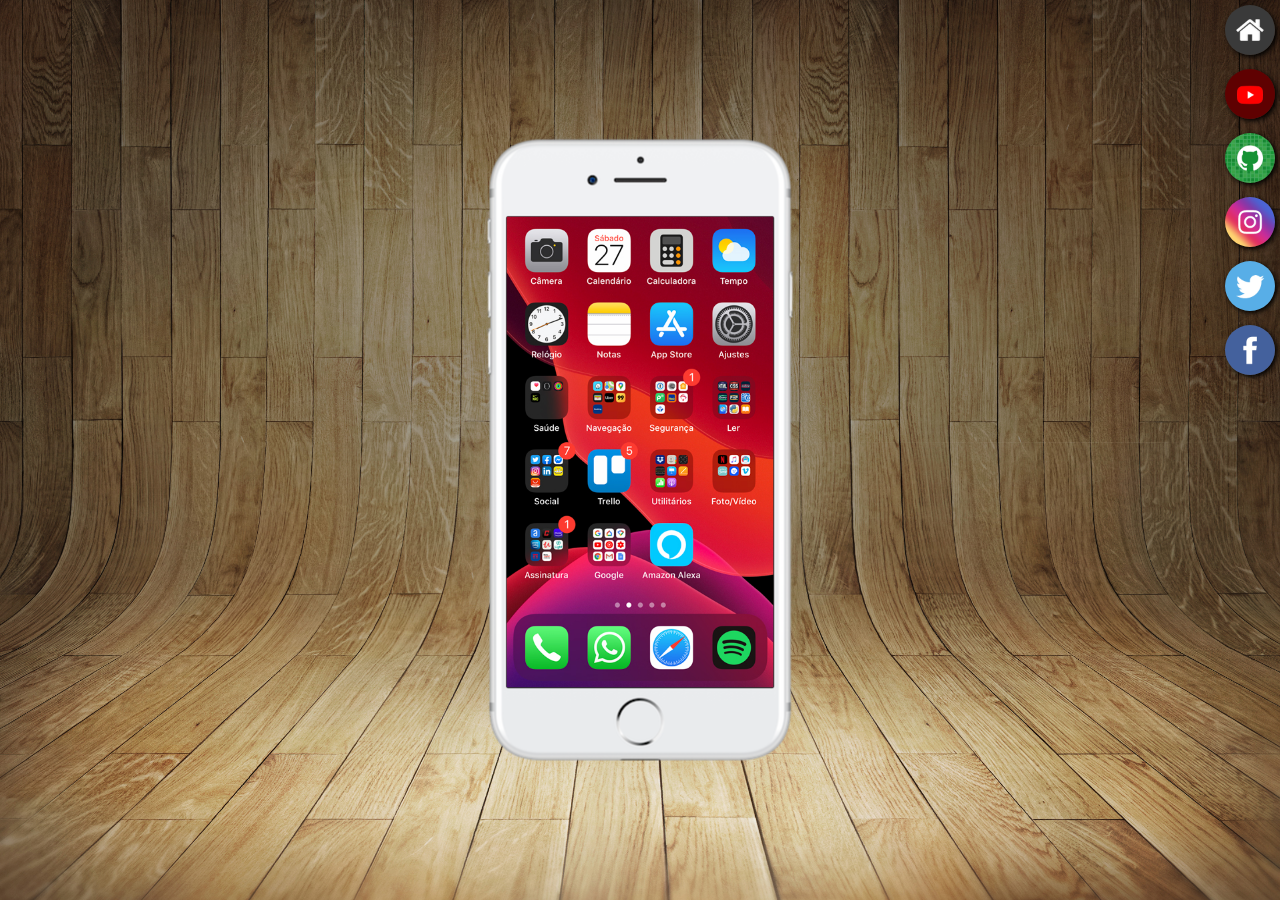
<file: index.html>
<!DOCTYPE html>
<html lang="pt-BR">
  <head>
    <meta charset="UTF-8" />
    <meta name="viewport" content="width=device-width, initial-scale=1.0" />
    <title>Projeto redes sociais</title>
    <link rel="shortcut icon" href="favicon.ico" type="image/x-icon" />
    <link rel="stylesheet" href="estilos/style.css" />
  </head>
  <body>
    <main>
      <section id="telefone">
        <iframe src="home.html" name="tela" id="tela" frameborder="0"
          >Seu navegador nao e compativel com isso.</iframe
        >
      </section>

      <section id="redes-sociais">
        <a href="home.html" target="tela"
          ><img src="imagens/logo-home.jpg" alt="home"
        /></a>
        <br />

        <a href="youtube.html" target="tela"
          ><img src="imagens/logo-youtube.jpg" alt="Youtube"
        /></a>
        
        <br />
        <a href="github.html" target="tela"
          ><img src="imagens/logo-github.jpg" alt="github"
        /></a>
        <br />
        <a href="instagram.html" target="tela"
          ><img src="imagens/logo-instagram.jpg" alt="instagram"
        /></a>
        <br />
        <a href="twiter.html" target="tela"
          ><img src="imagens/logo-twitter.jpg" alt="twiter"
        /></a>
        <br />
        <a href="facebook.html" target="tela"
          ><img src="imagens/logo-facebook.jpg" alt="facebook"
        /></a>
        <br />
      </section>
    </main>
  </body>
</html>
</file>
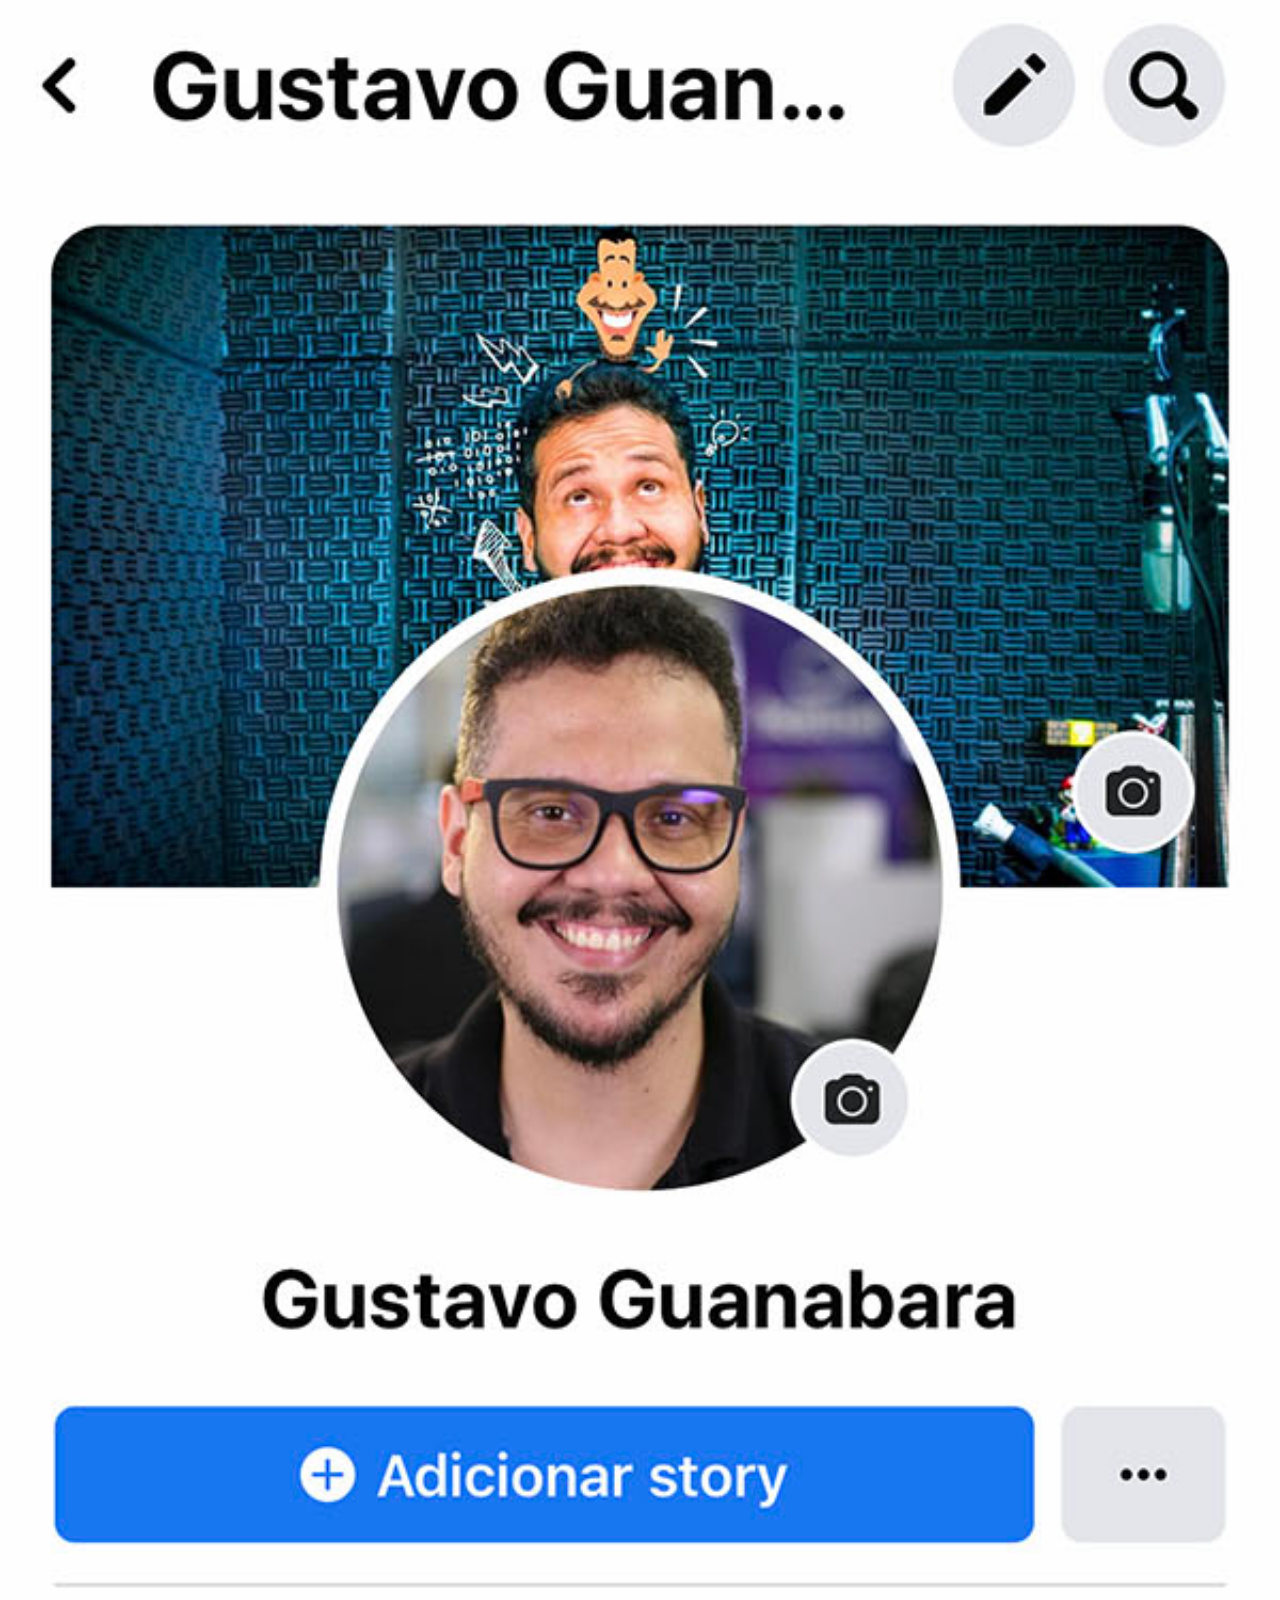
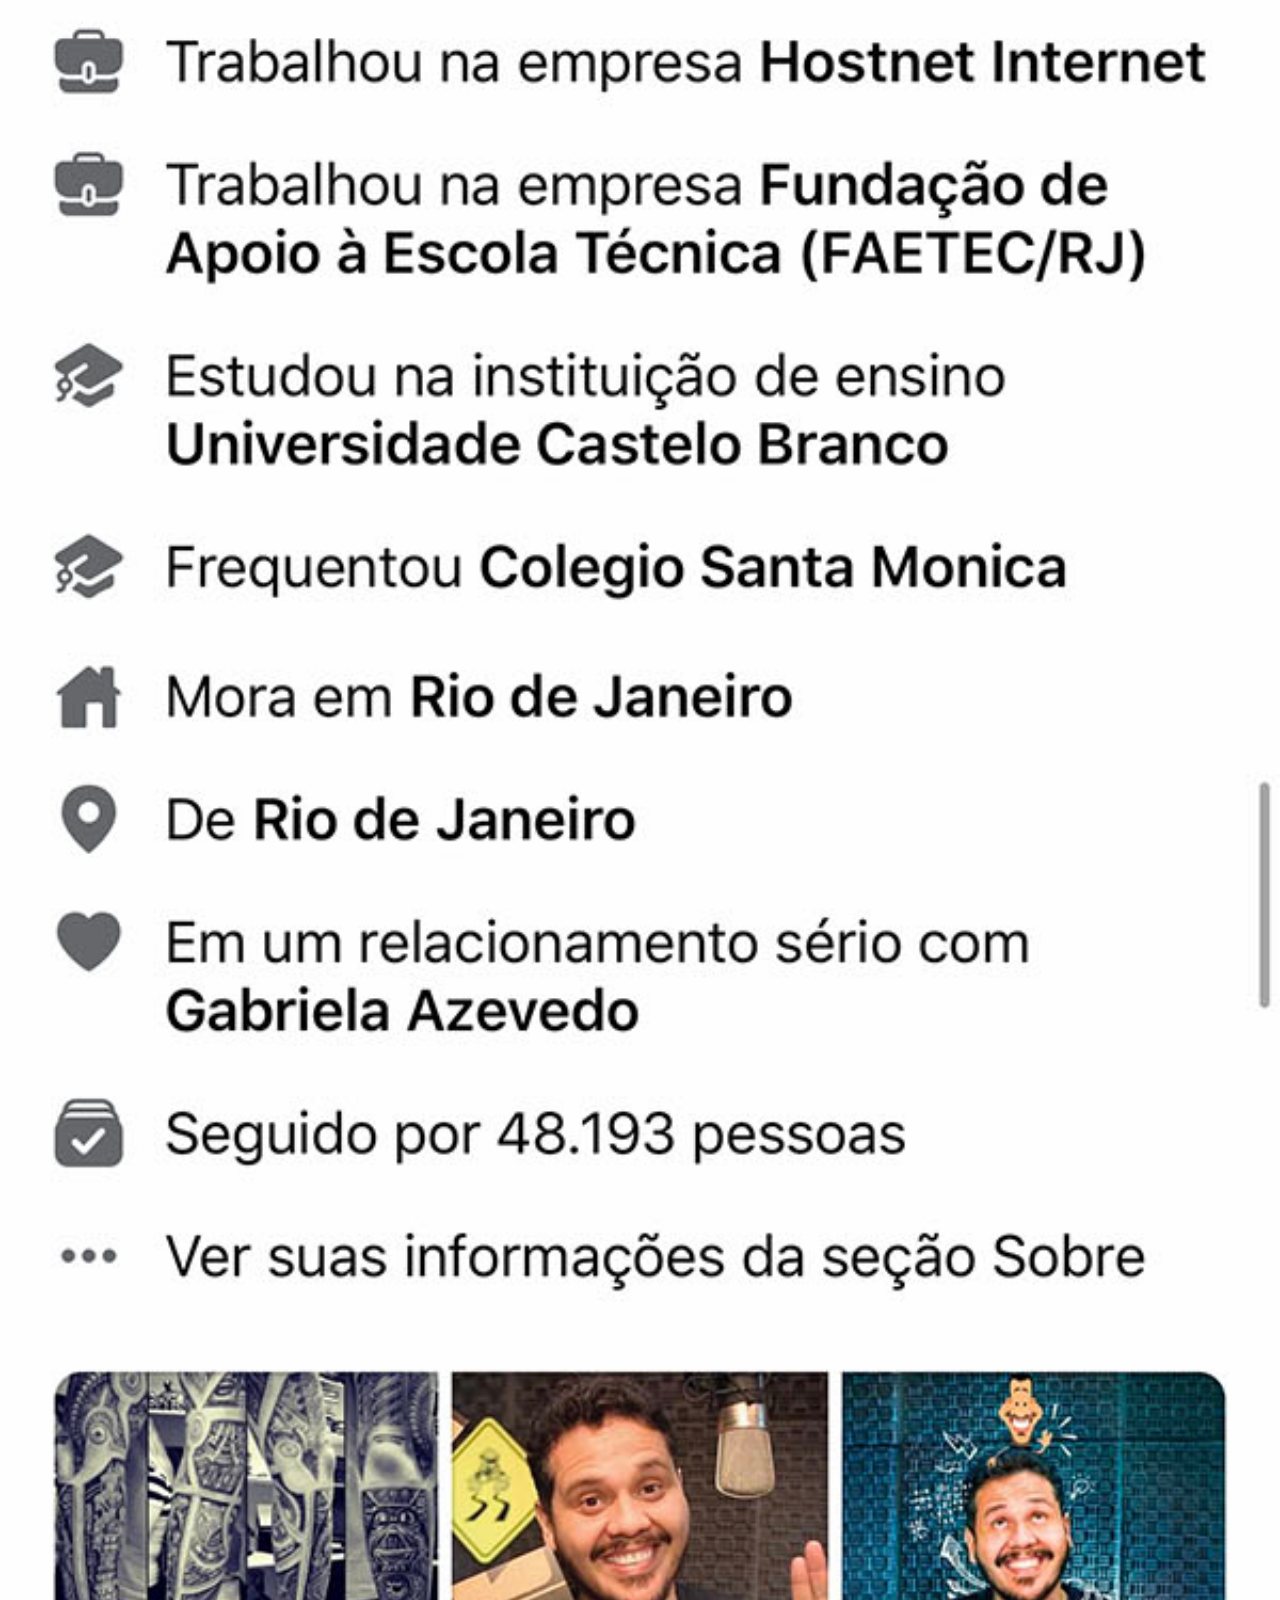
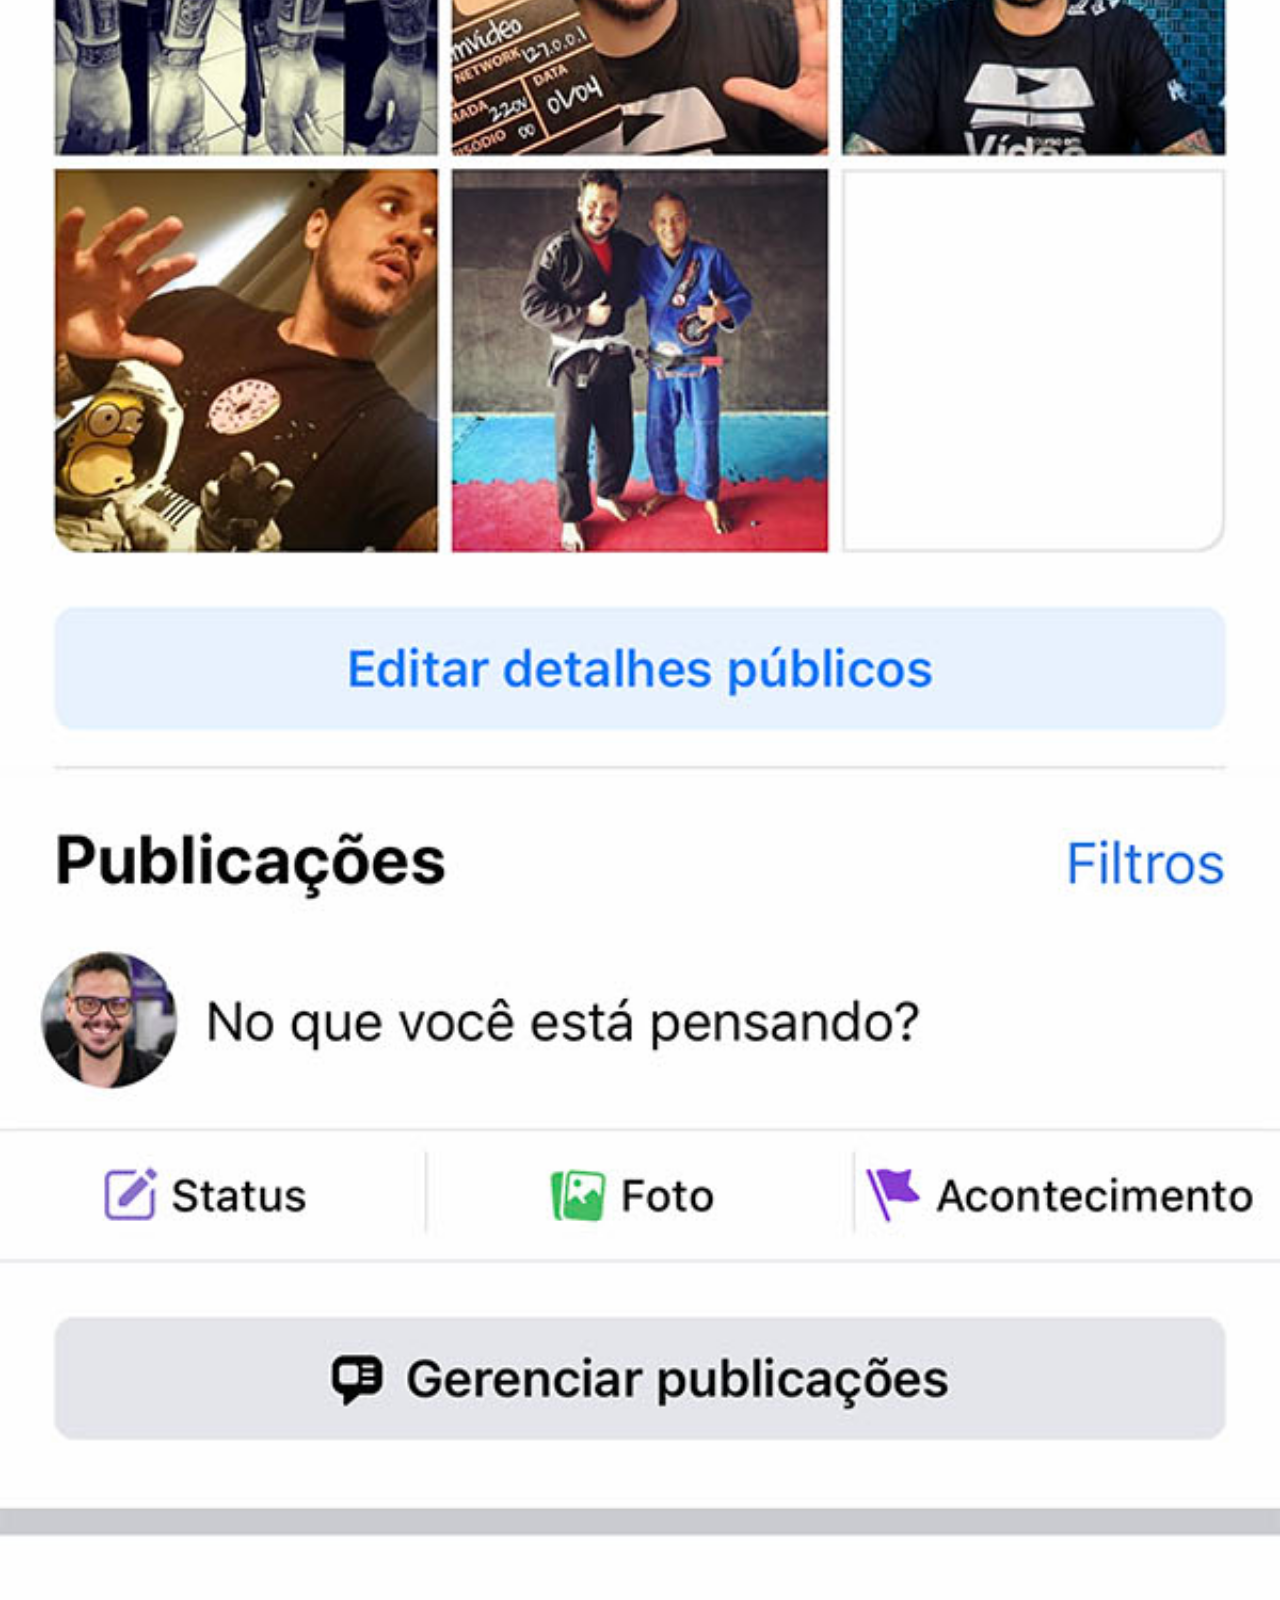
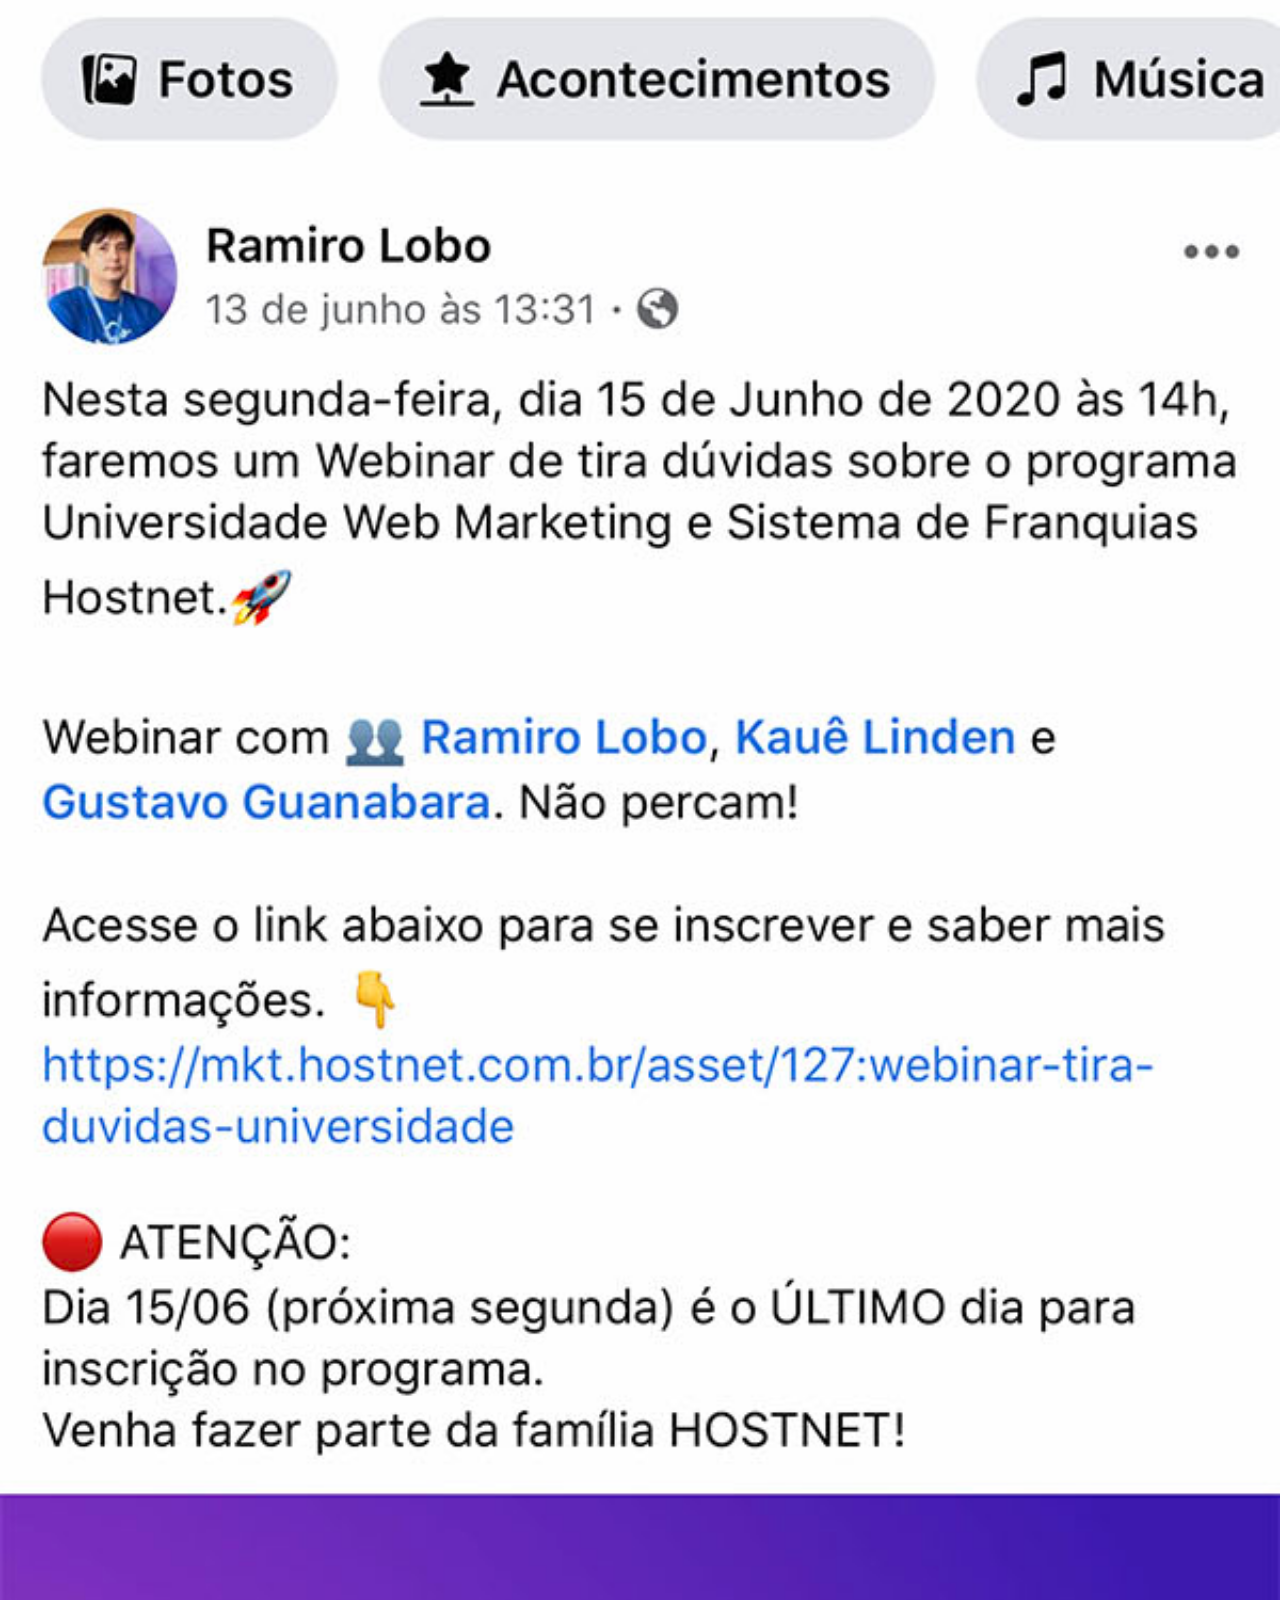
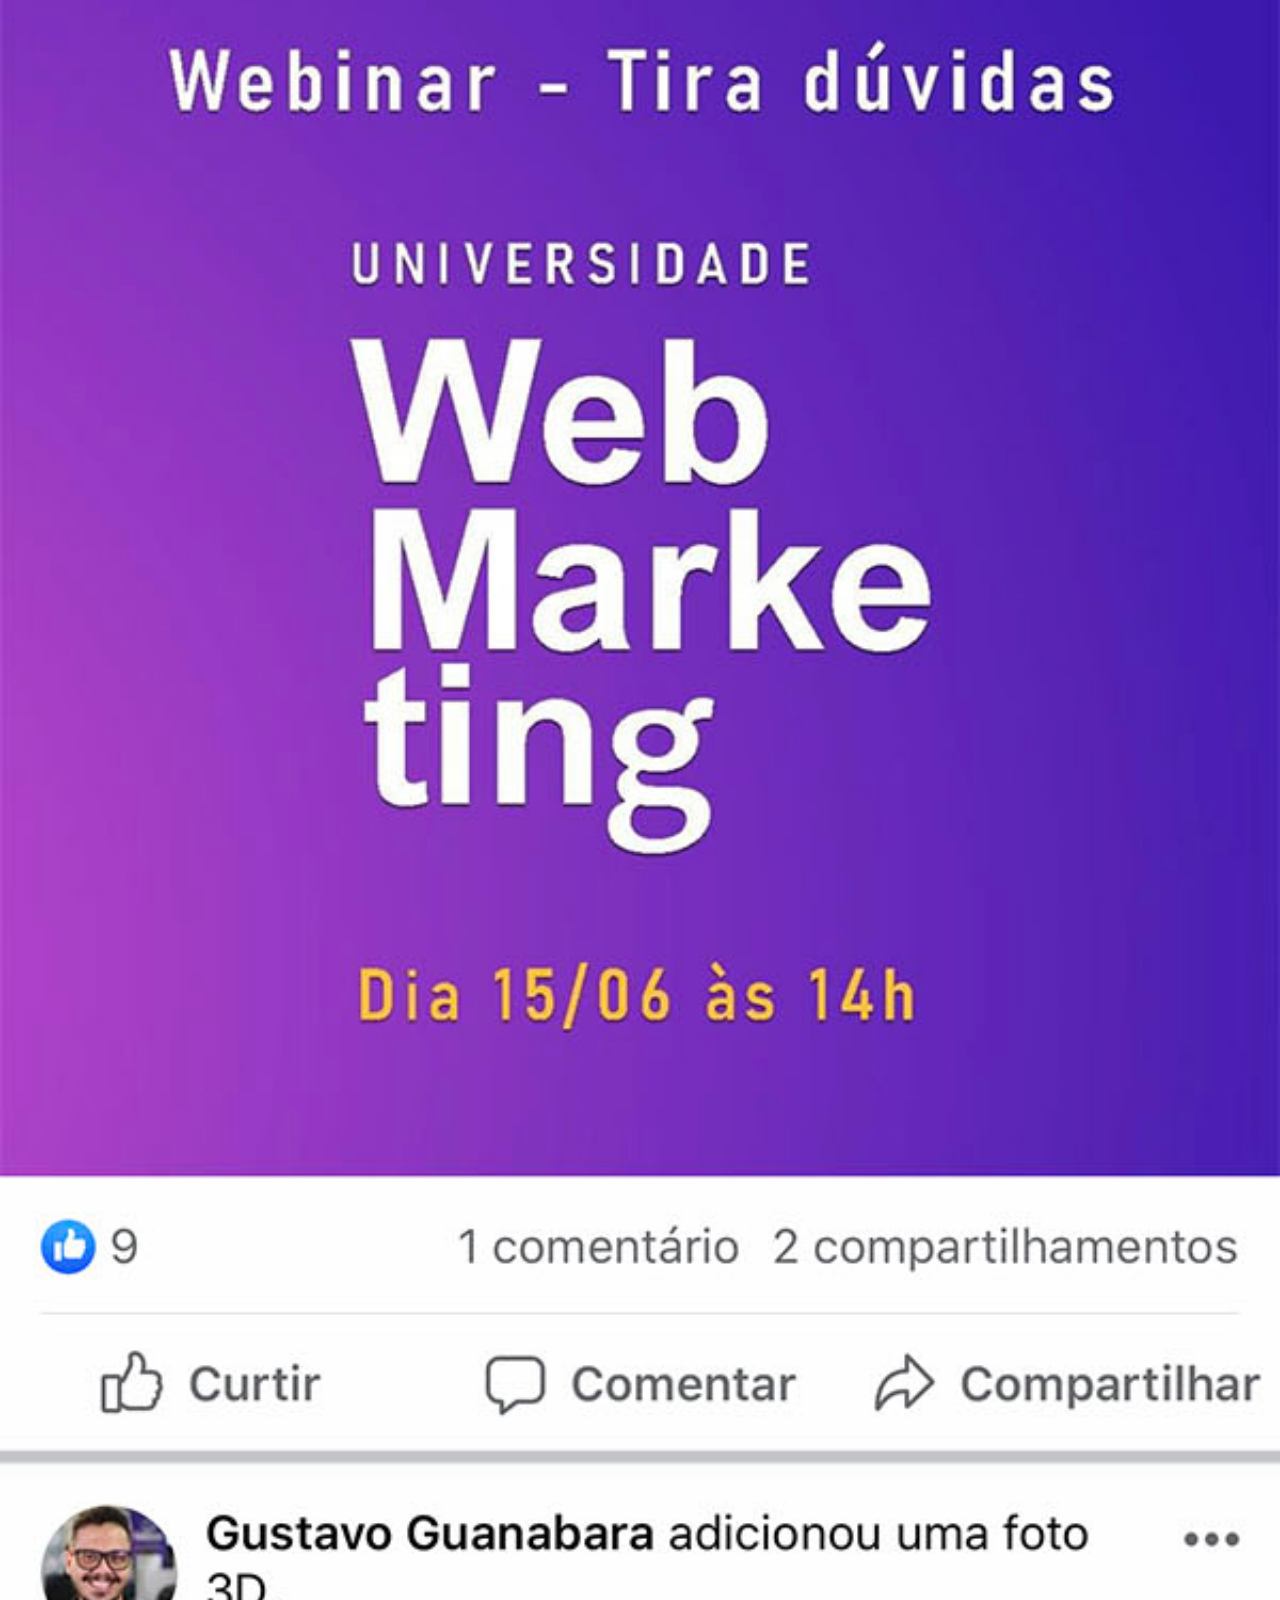
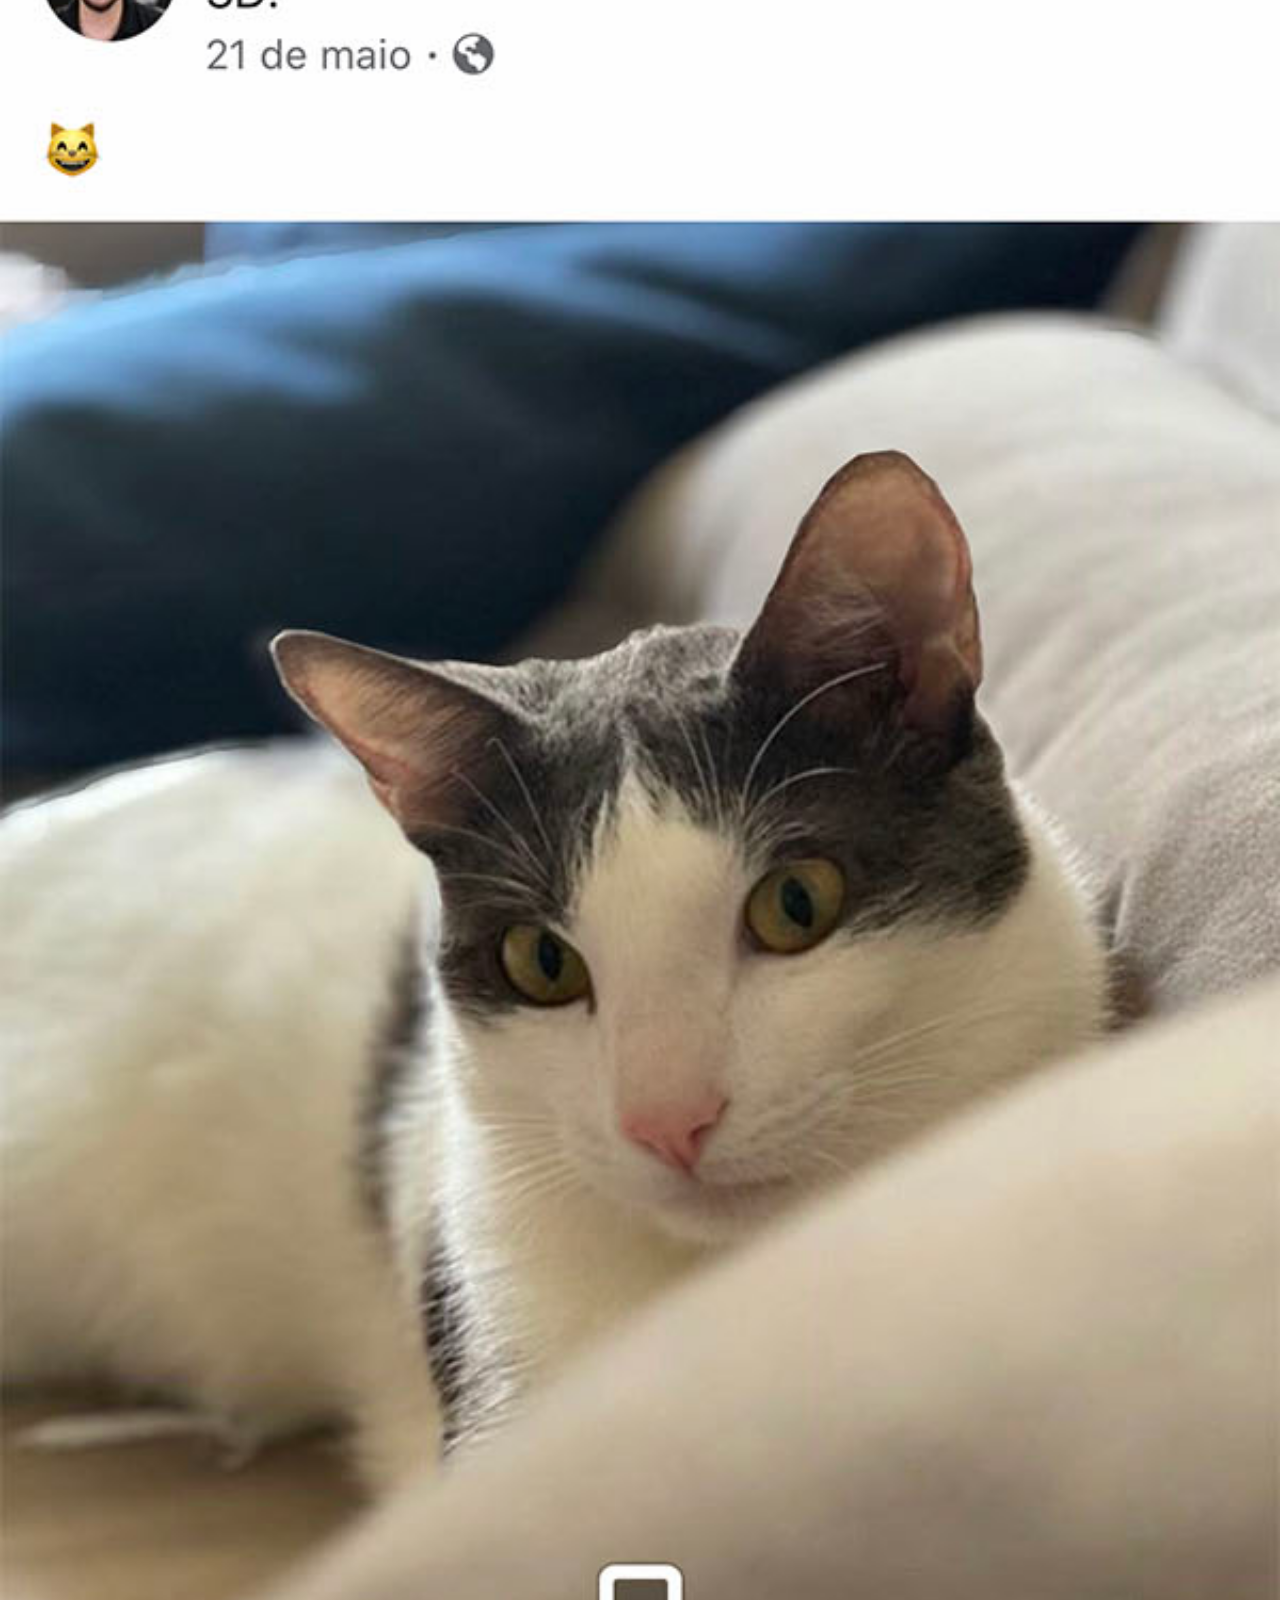
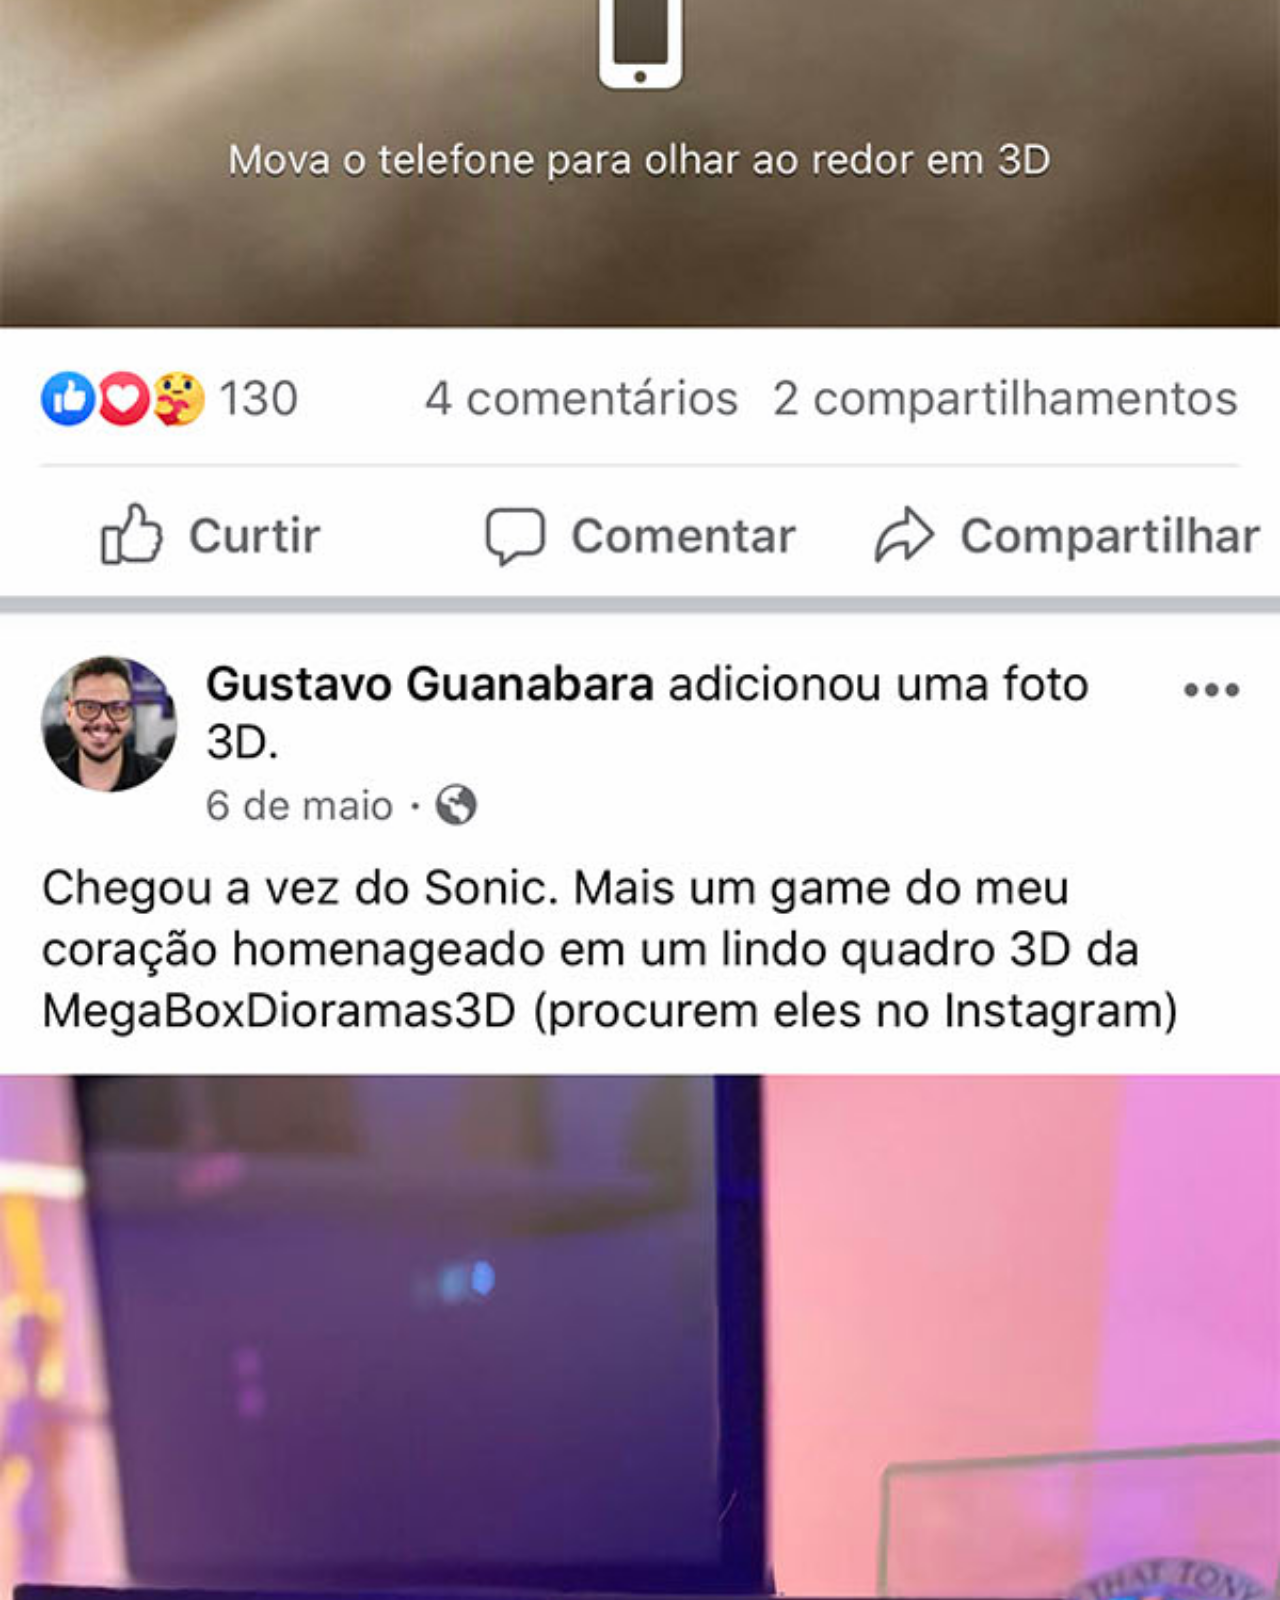
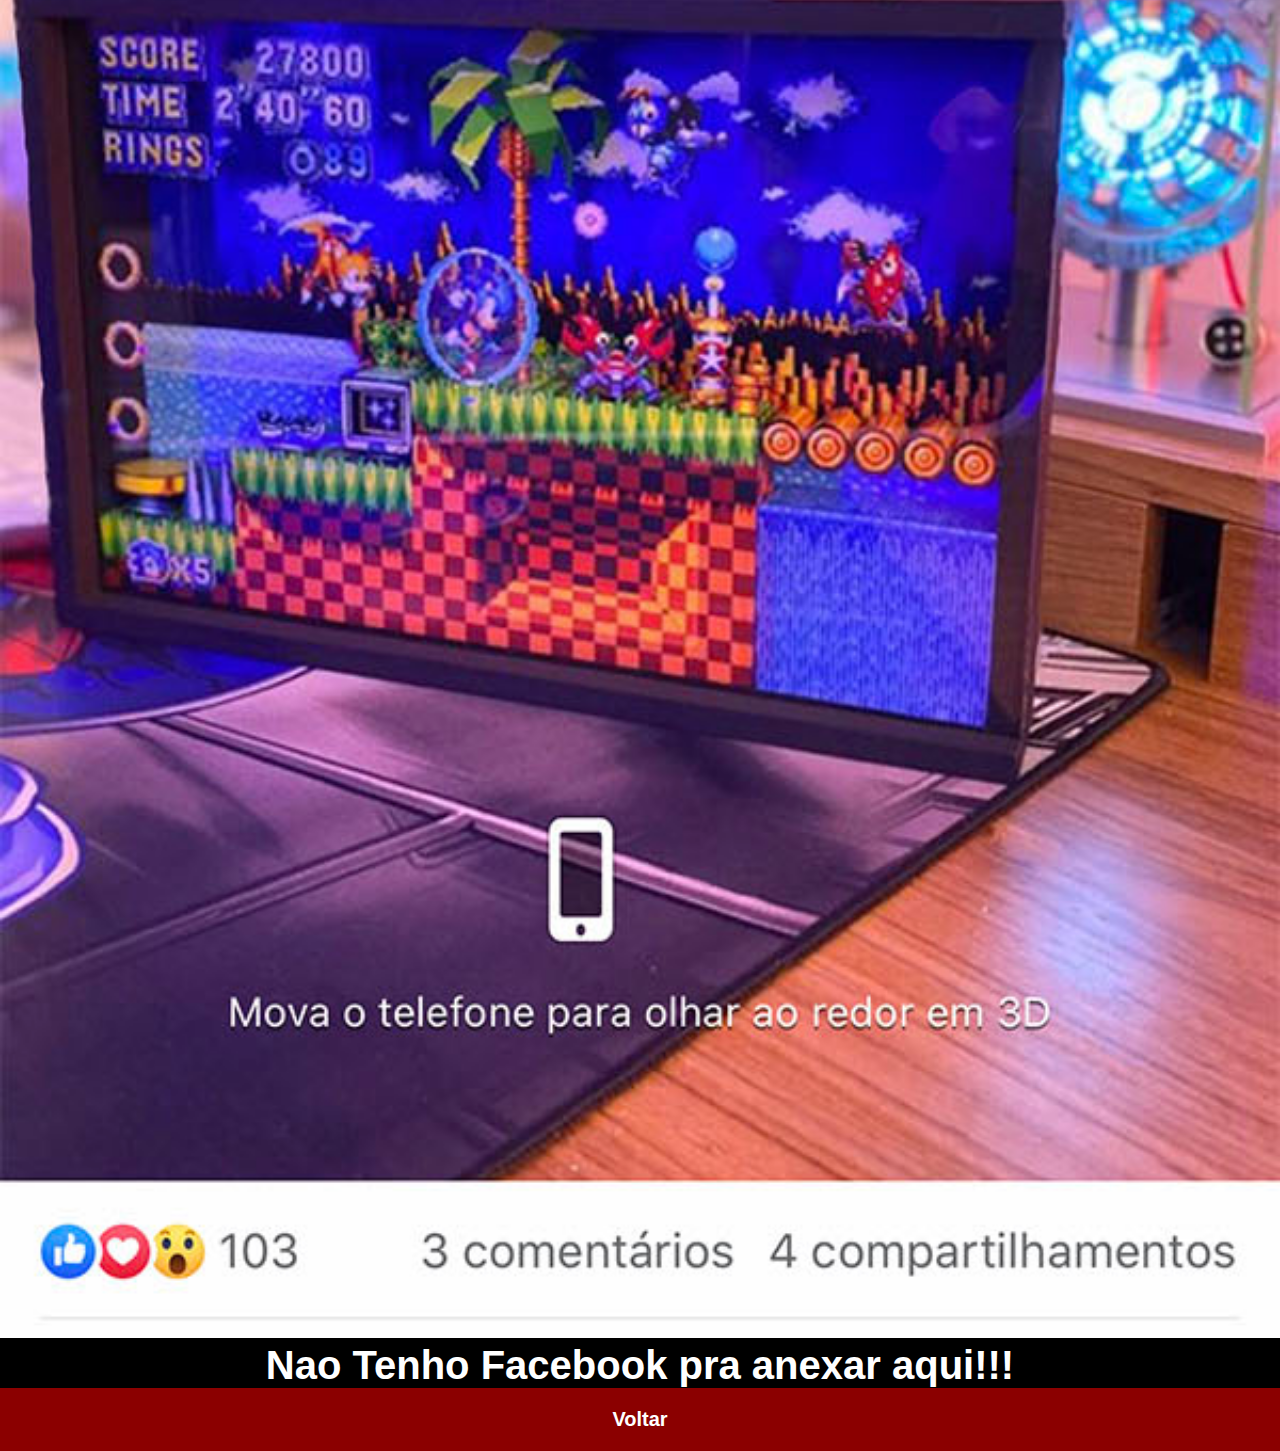
<file: facebook.html>
<!DOCTYPE html>
<html lang="pt-br">
<head>
    <meta charset="UTF-8">
    <meta name="viewport" content="width=device-width, initial-scale=1.0">
    <title>Facebook</title>
    <link rel="stylesheet" href="estilos/social.css">
    <style>
        body {
            background-color: black;
            color: white;
            font-size: 20px;
            margin: auto;
        }
        h1 {
            text-align: center;
            margin: auto;
        }
    </style>
</head>
<body>
    <img src="imagens/tela-facebook.jpg" alt="Facewbook">
    <h1>Nao Tenho Facebook pra anexar aqui!!!</h1>
    <a href="home.html">Voltar</a>
</body>
</html>
</file>
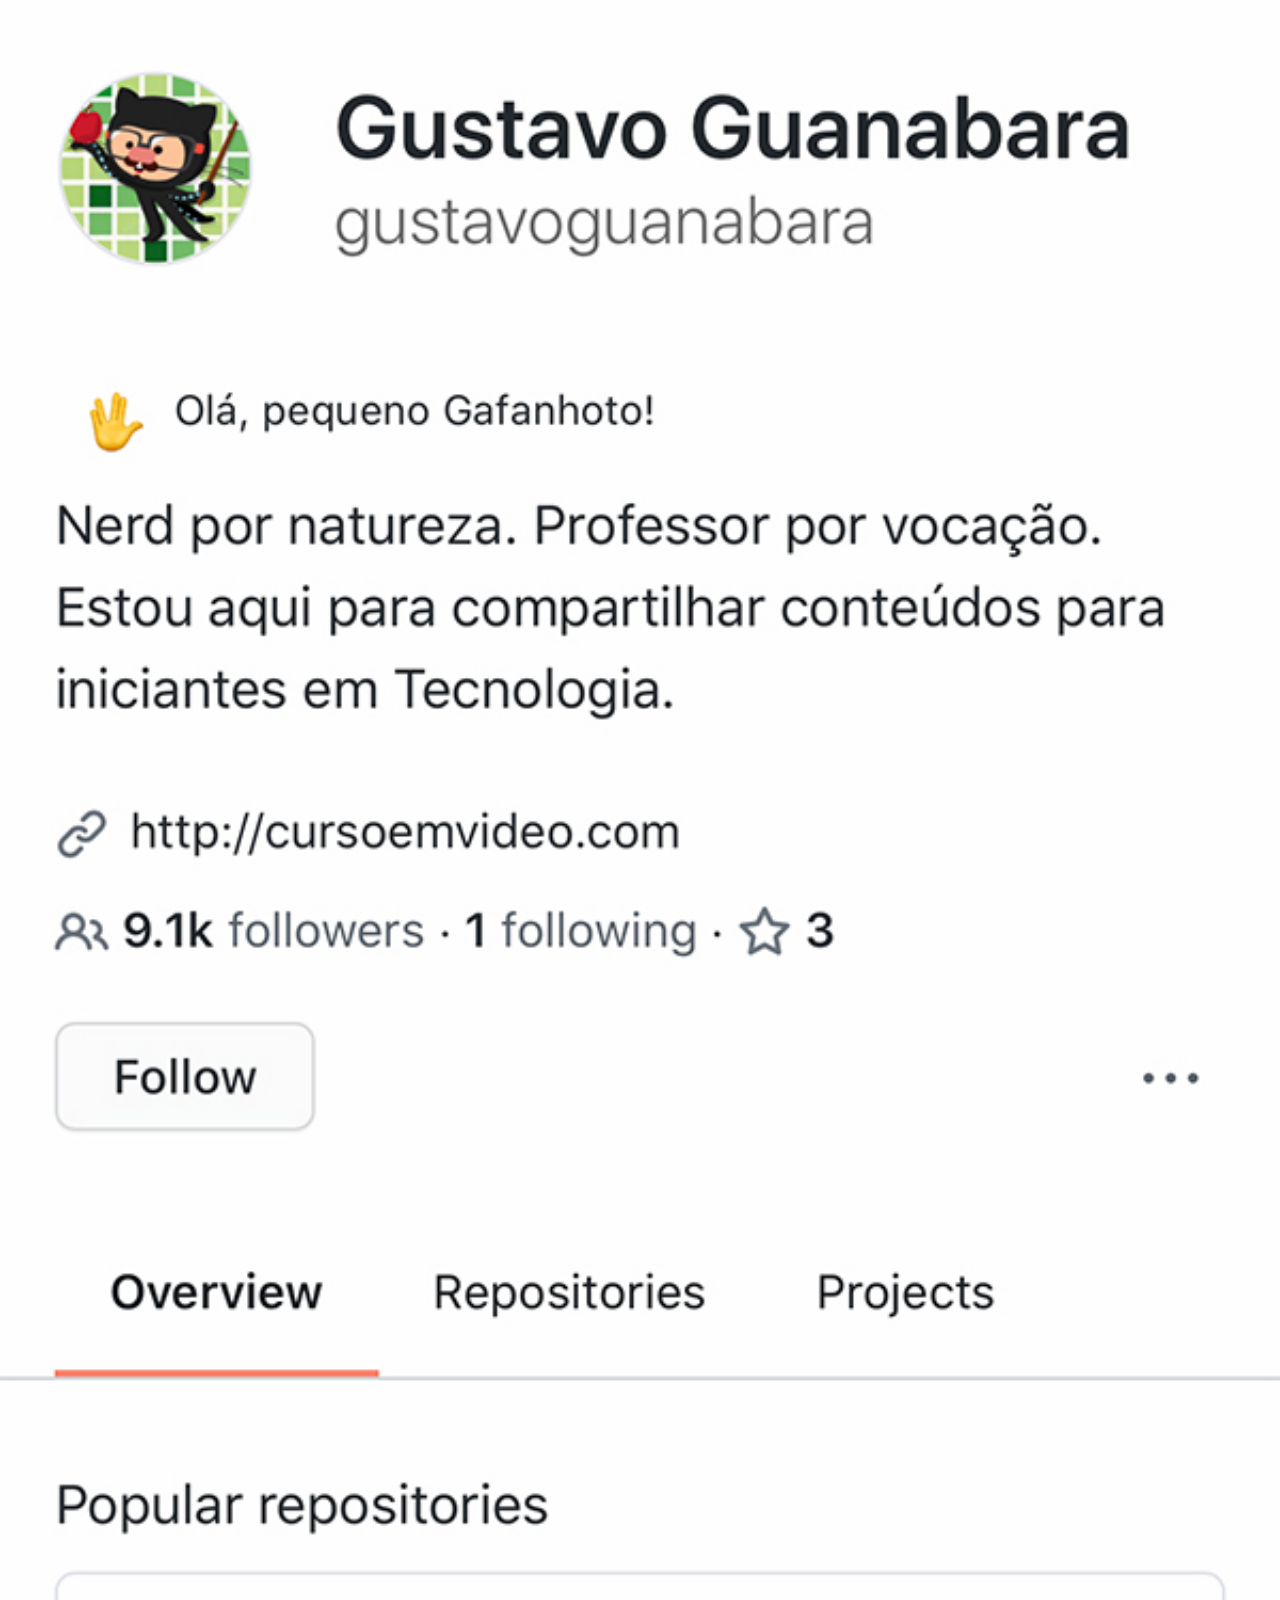
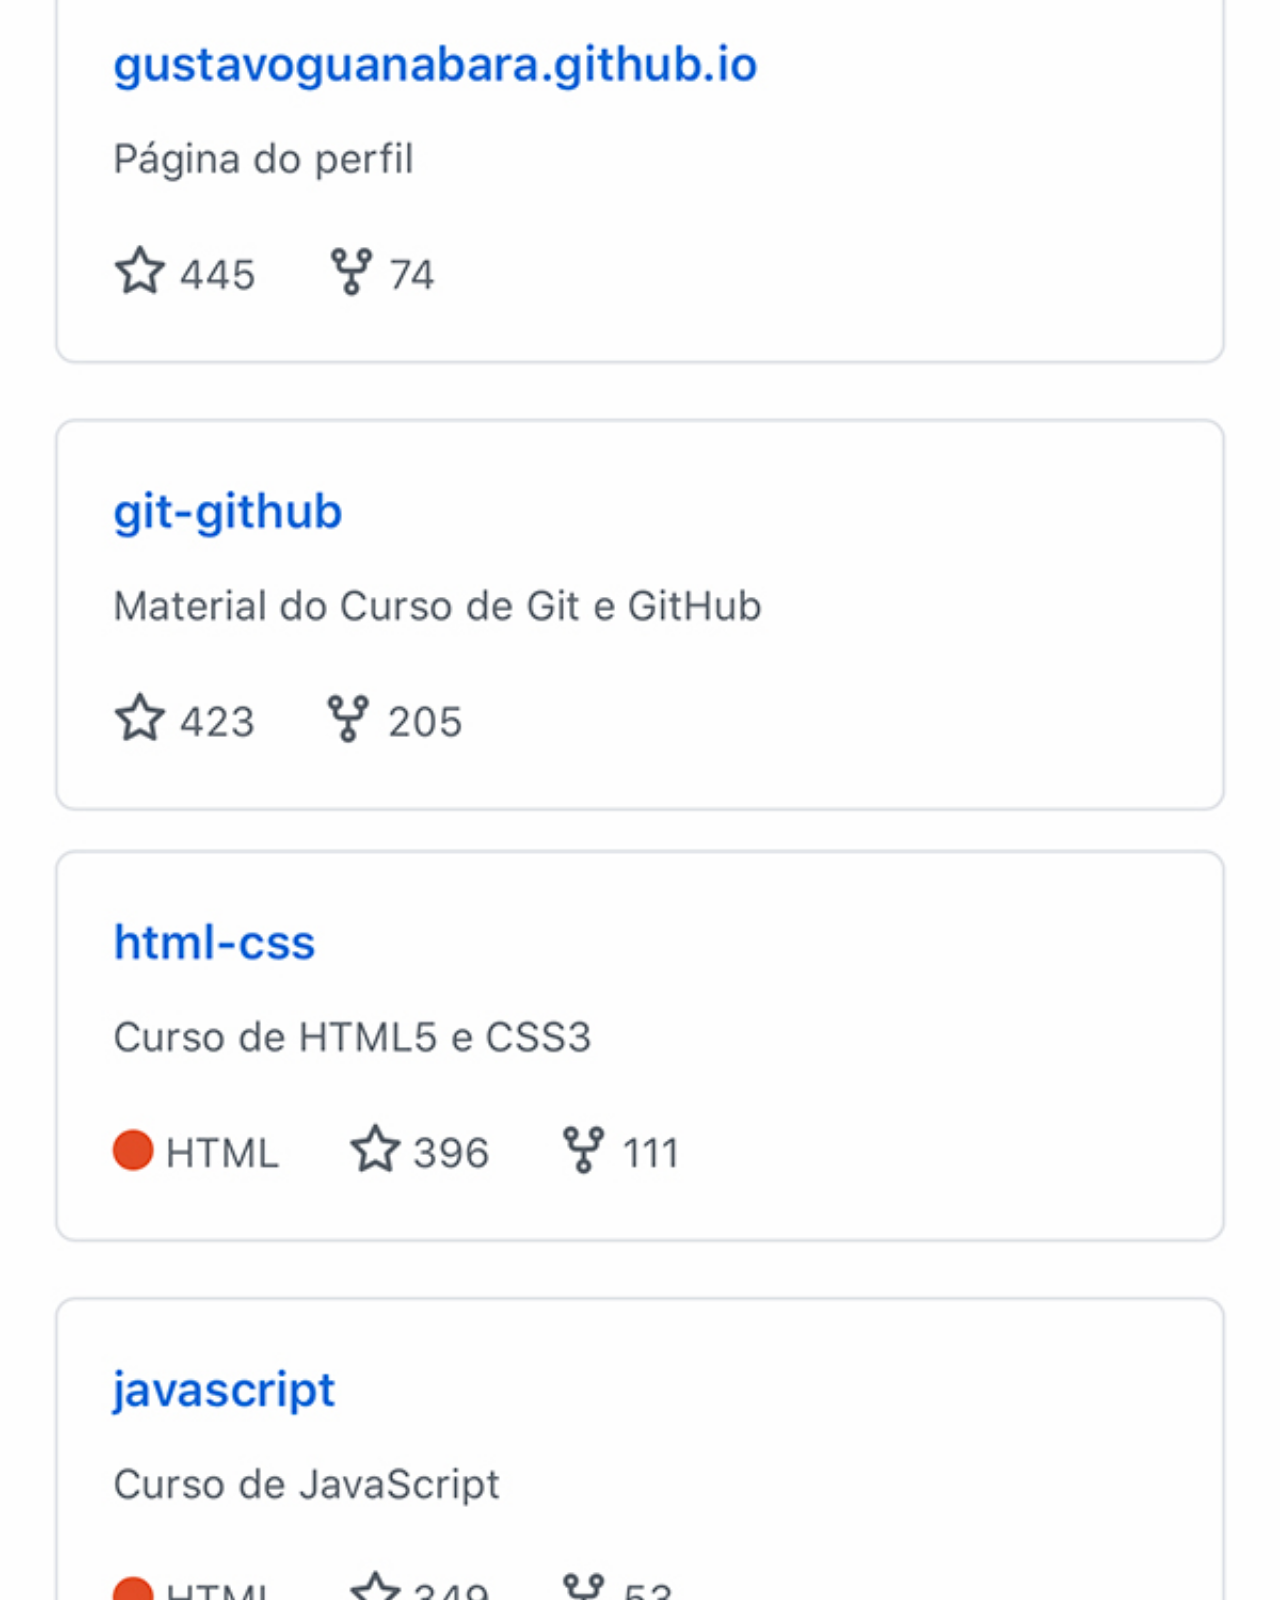
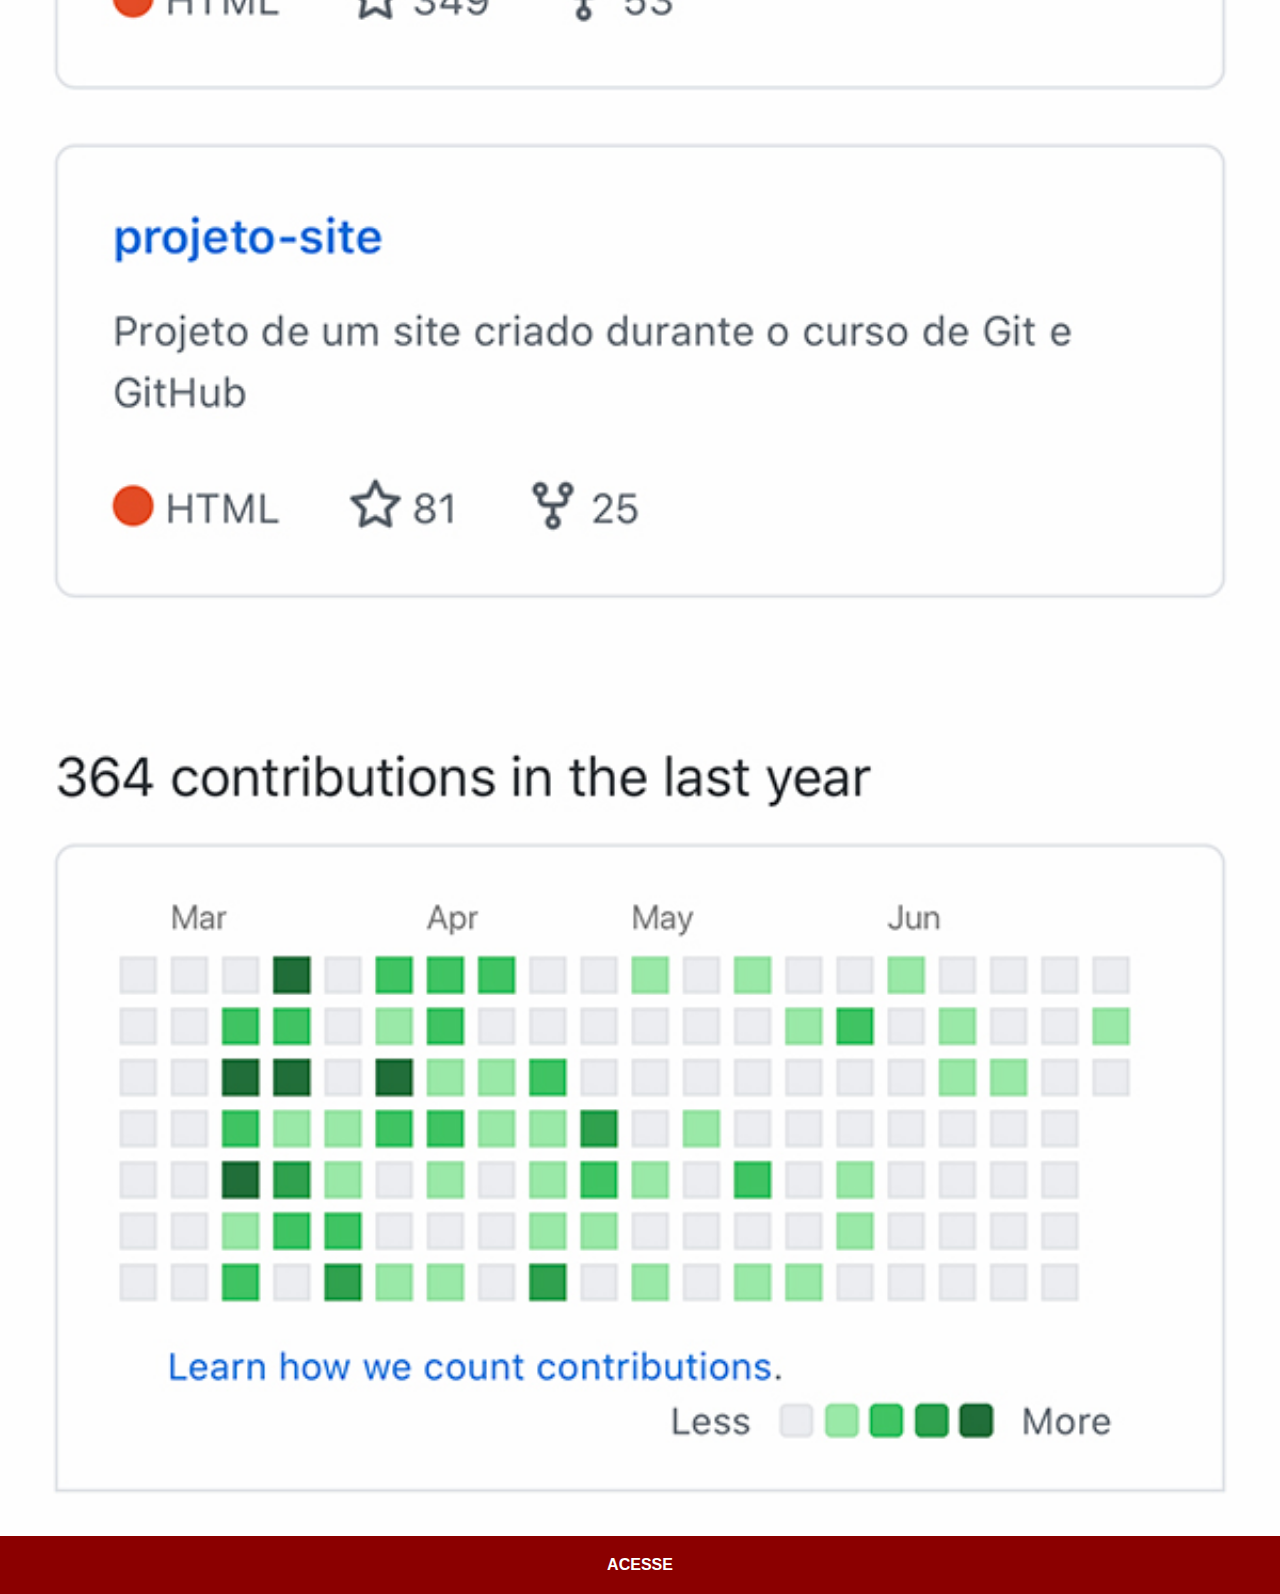
<file: github.html>
<!DOCTYPE html>
<html lang="pt-br">
<head>
    <meta charset="UTF-8">
    <meta name="viewport" content="width=device-width, initial-scale=1.0">
    <title>Github</title>
    <link rel="stylesheet" href="estilos/social.css">
</head>
<body>
    <img src="imagens/tela-github.jpg" alt="Github">
    <a href="https://github.com/Marcosrc04?tab=repositories" target="_blank">ACESSE</a>
</body>
</html>
</file>
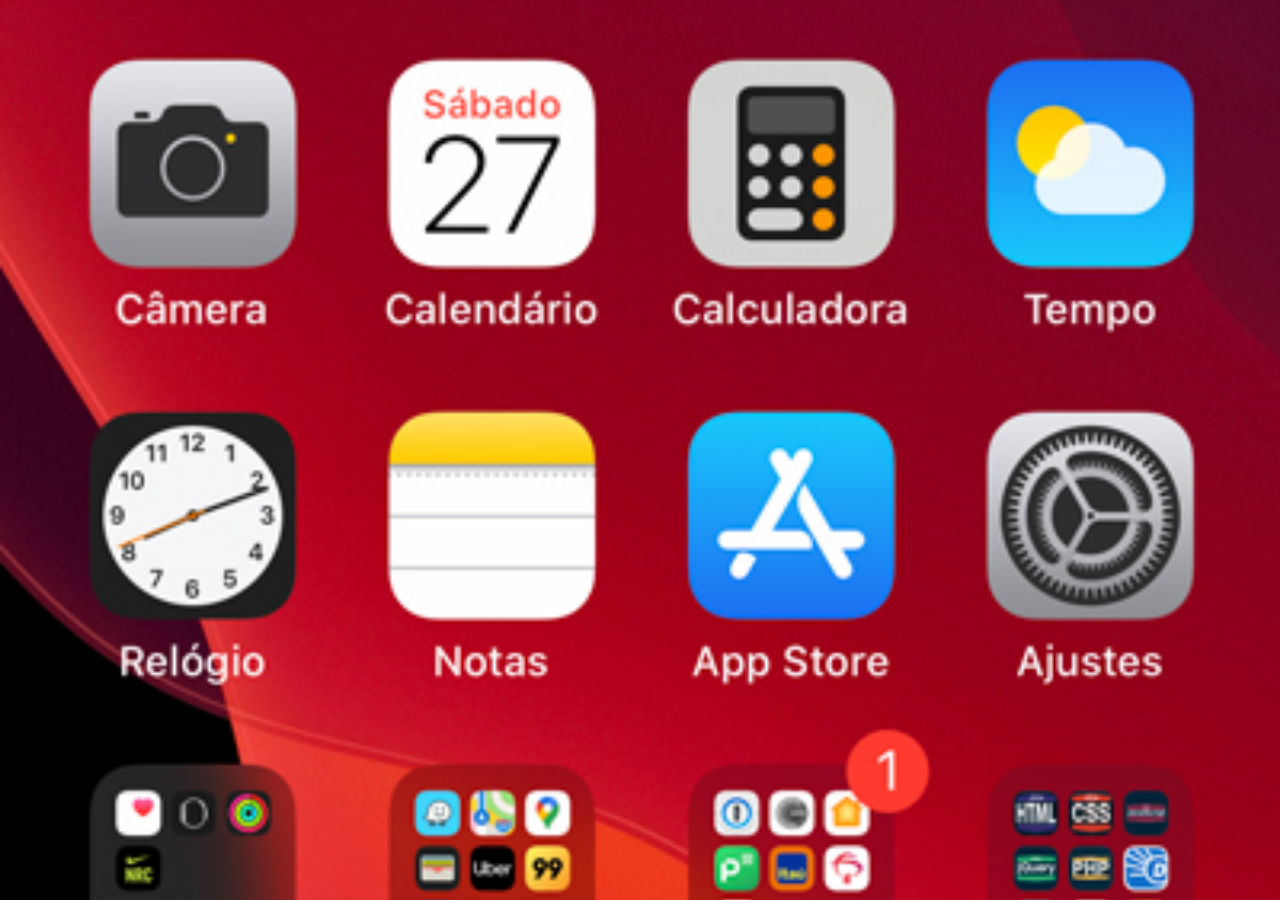
<file: home.html>
<!DOCTYPE html>
<html lang="pt">
  <head>
    <meta charset="UTF-8" />
    <meta name="viewport" content="width=device-width, initial-scale=1.0" />
    <title>Document</title>
    <style>
      * {
        margin: 0px;
        padding: 0px;
      }
      body {
       margin: 0px;
        background: black url(imagens/tela-home.jpg) no-repeat top center;
        background-size: cover;
      }
    </style>
  </head>
  <body>
    
  </body>
</html>
</file>
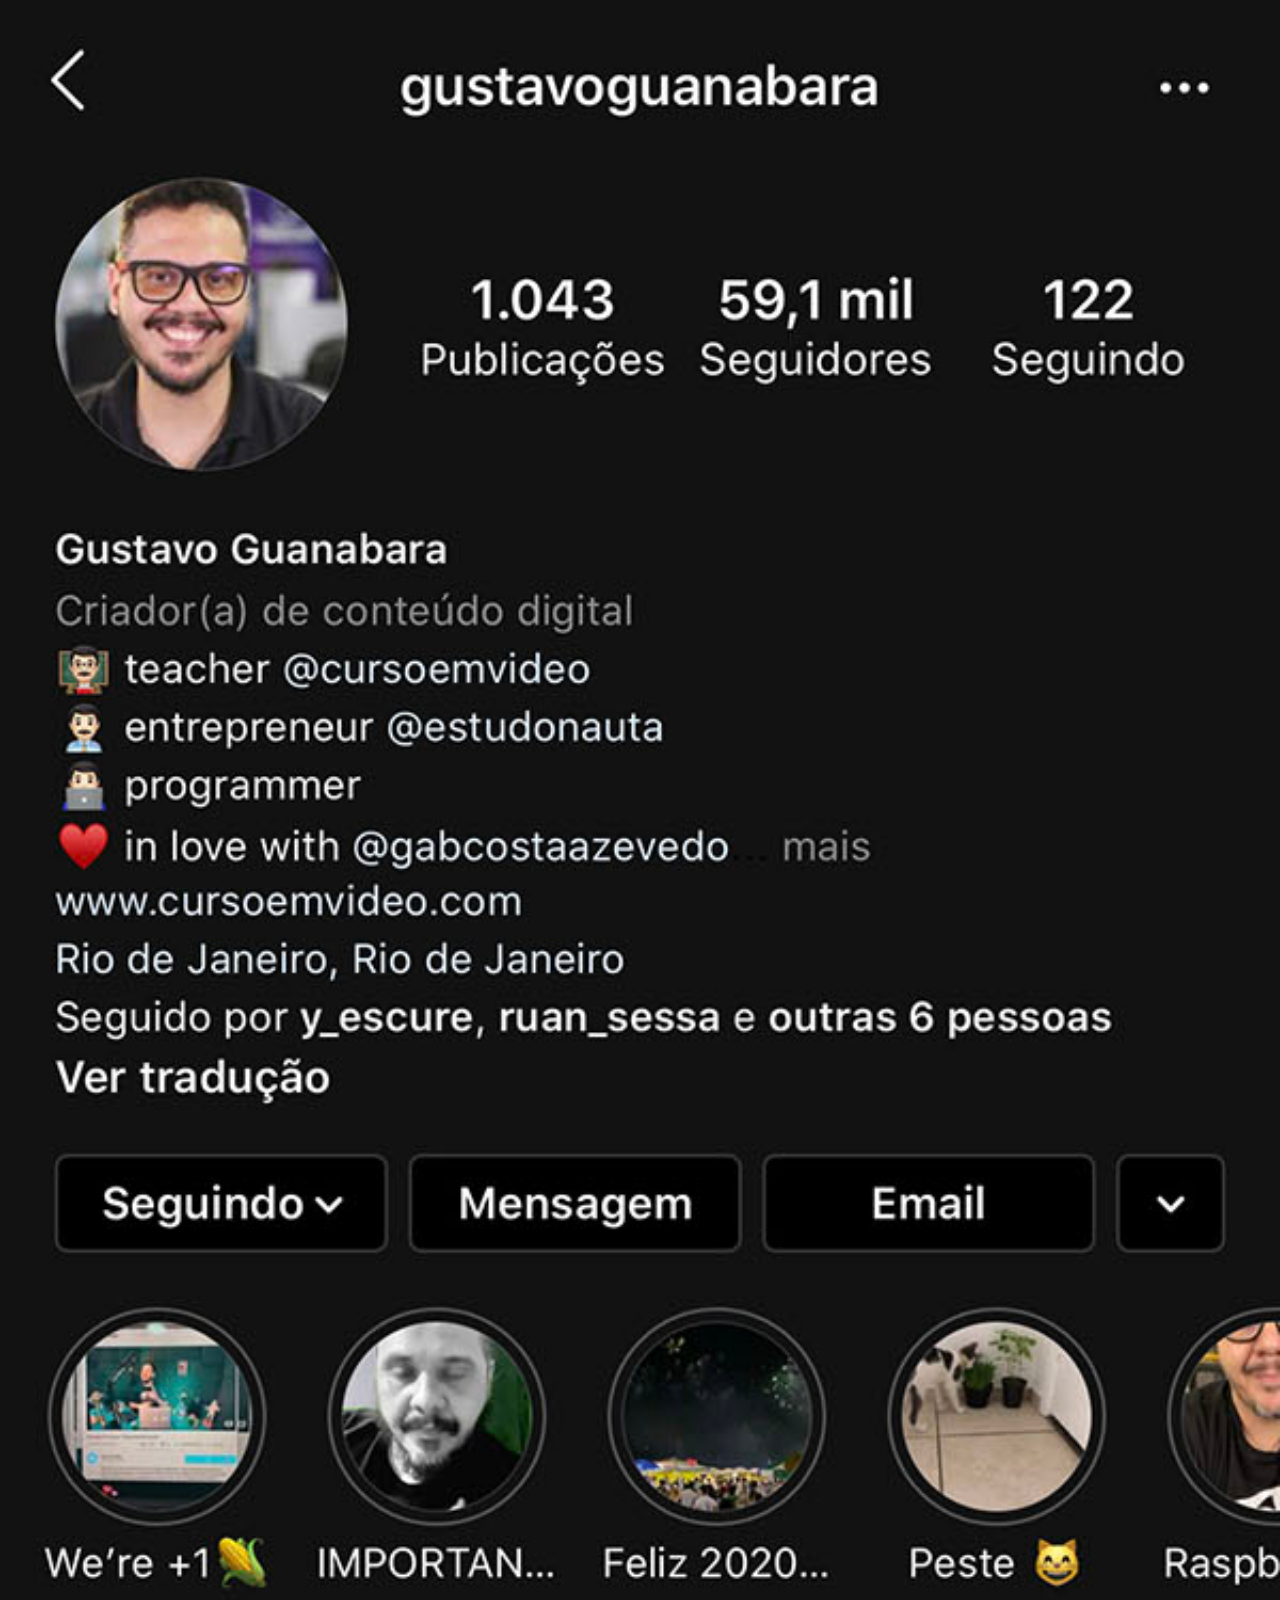
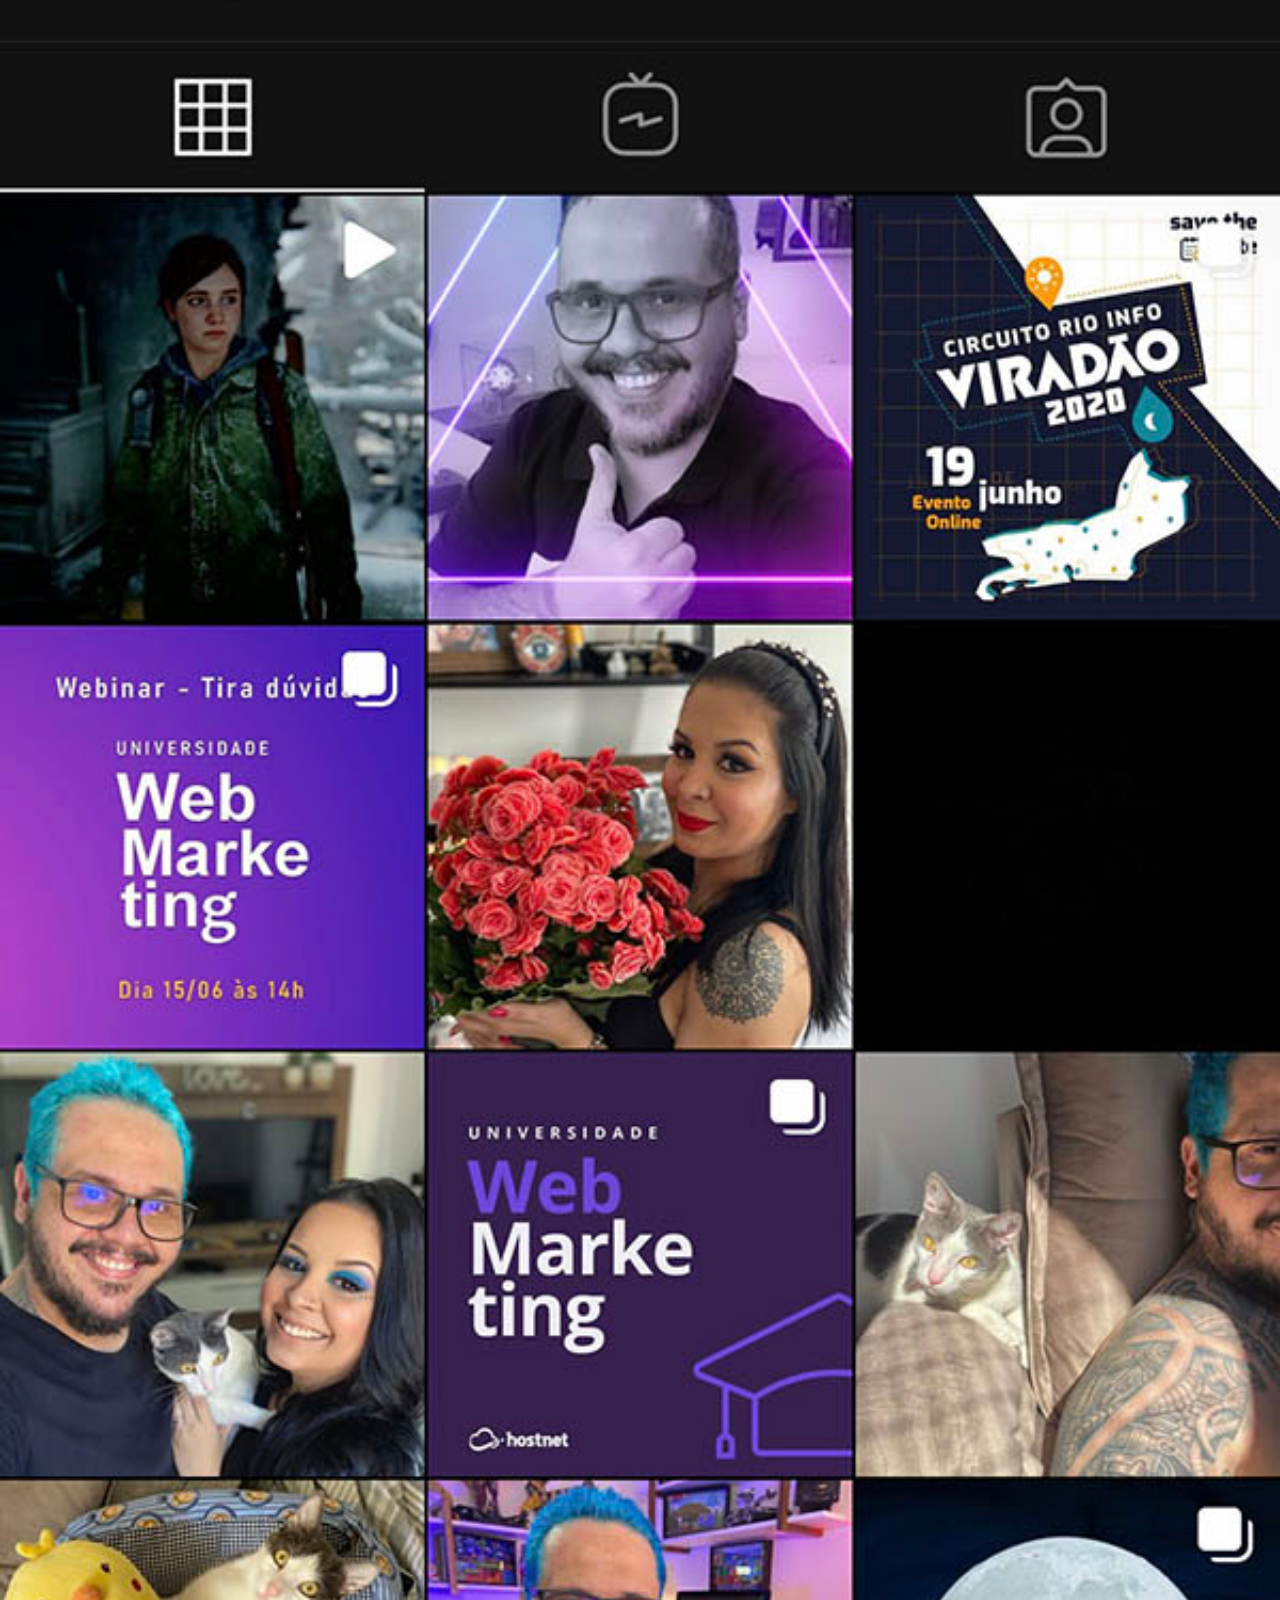
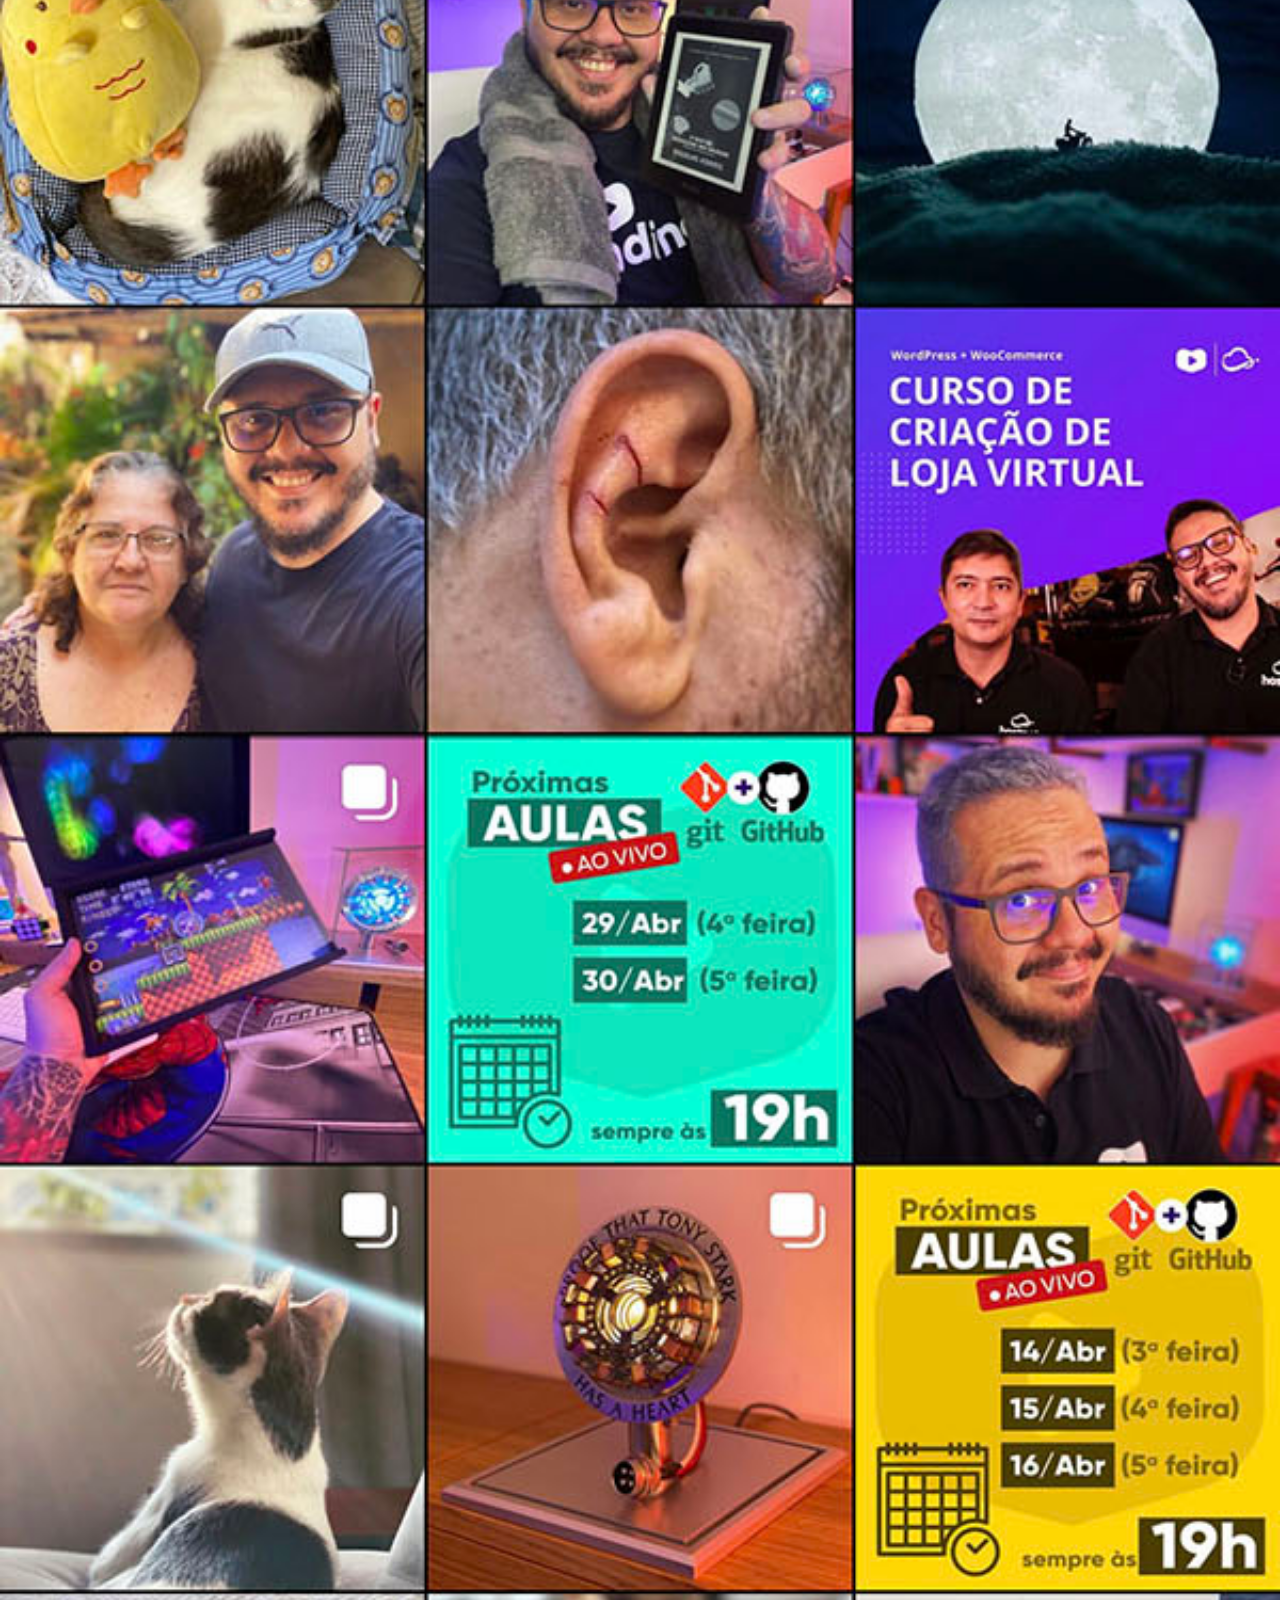
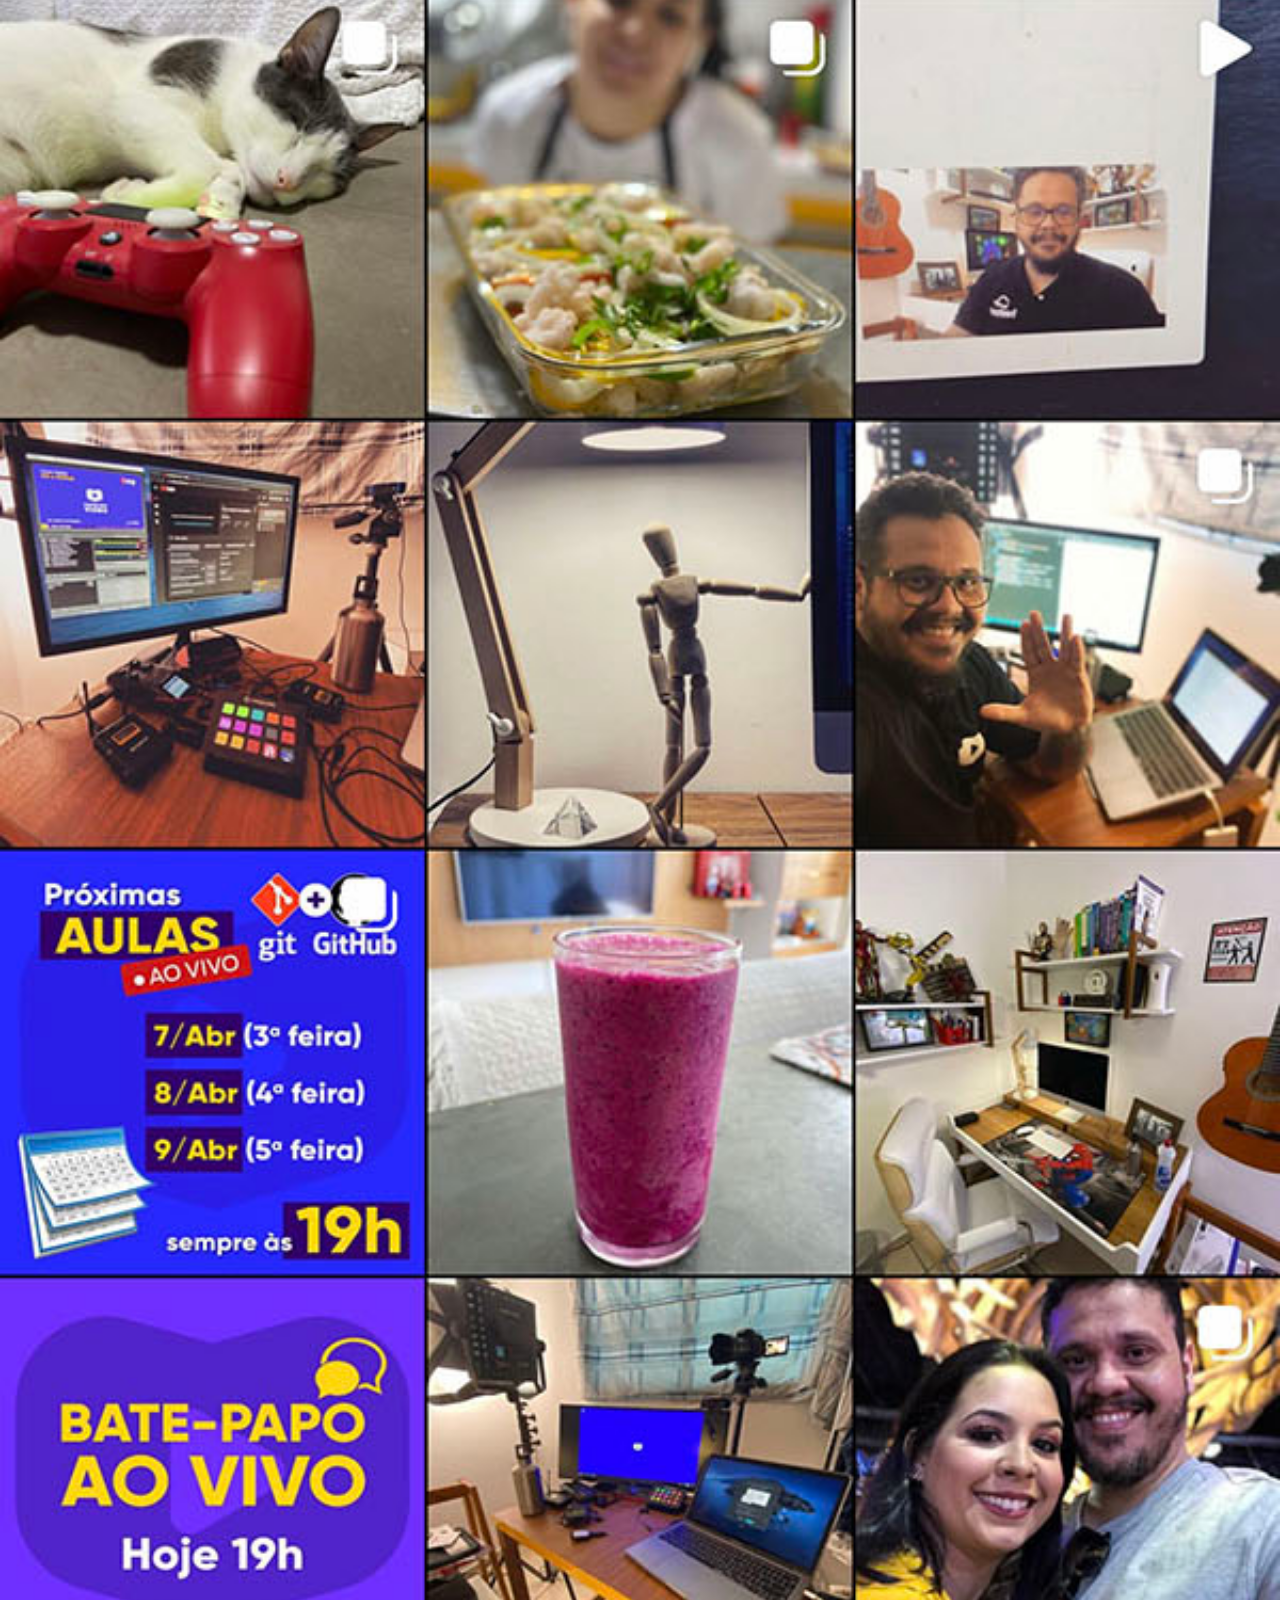
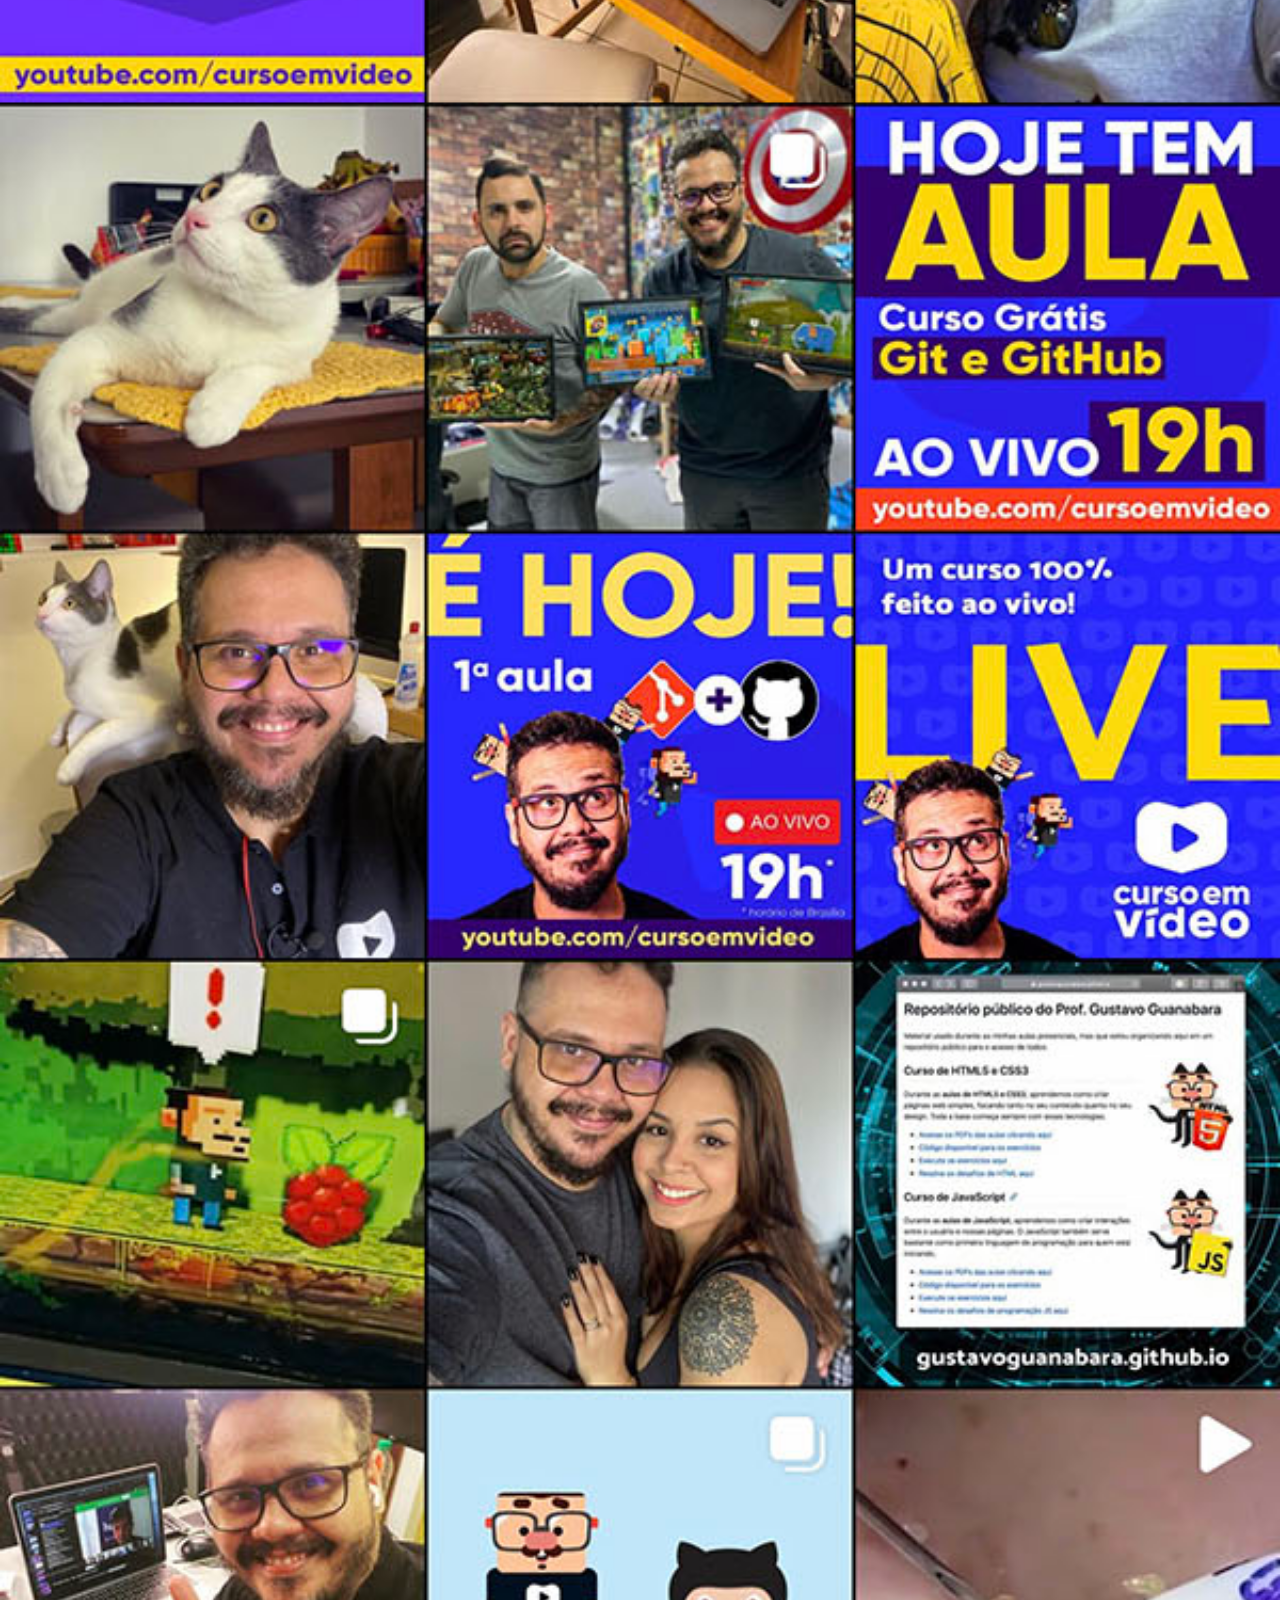
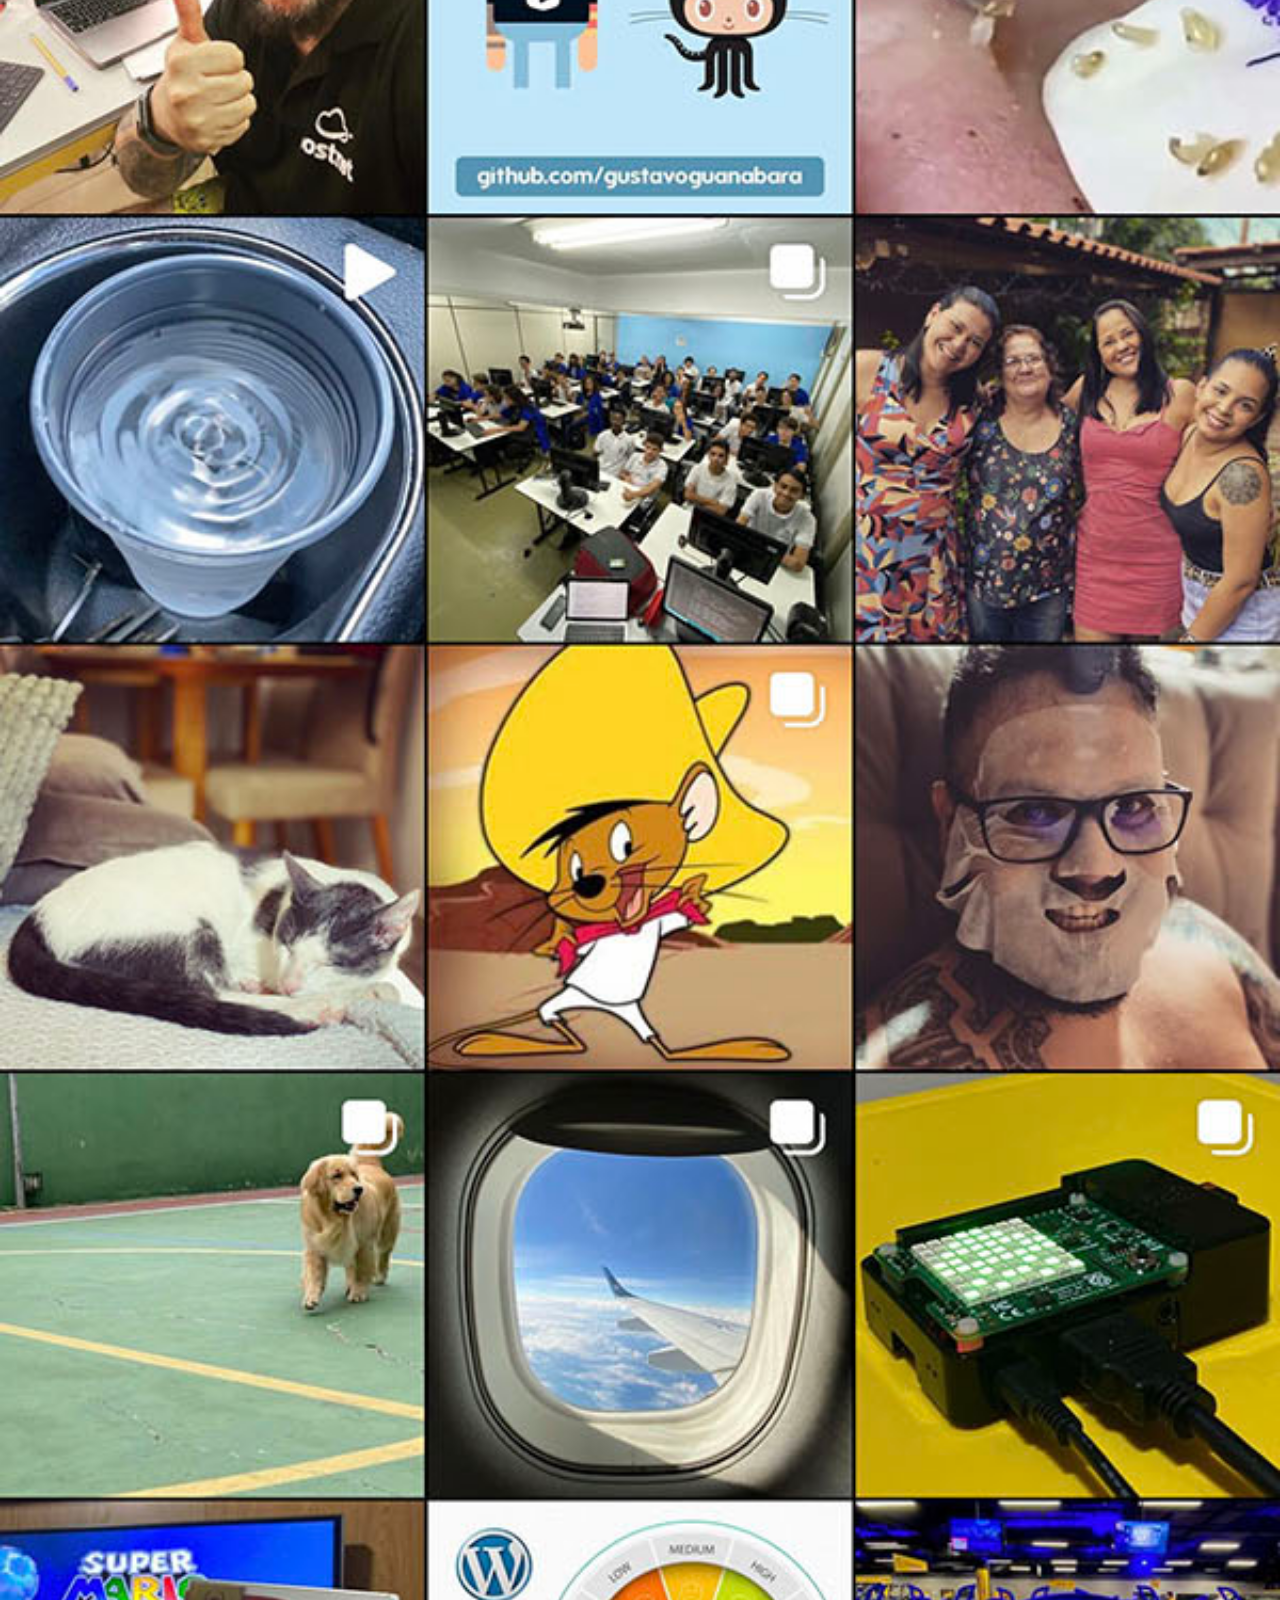
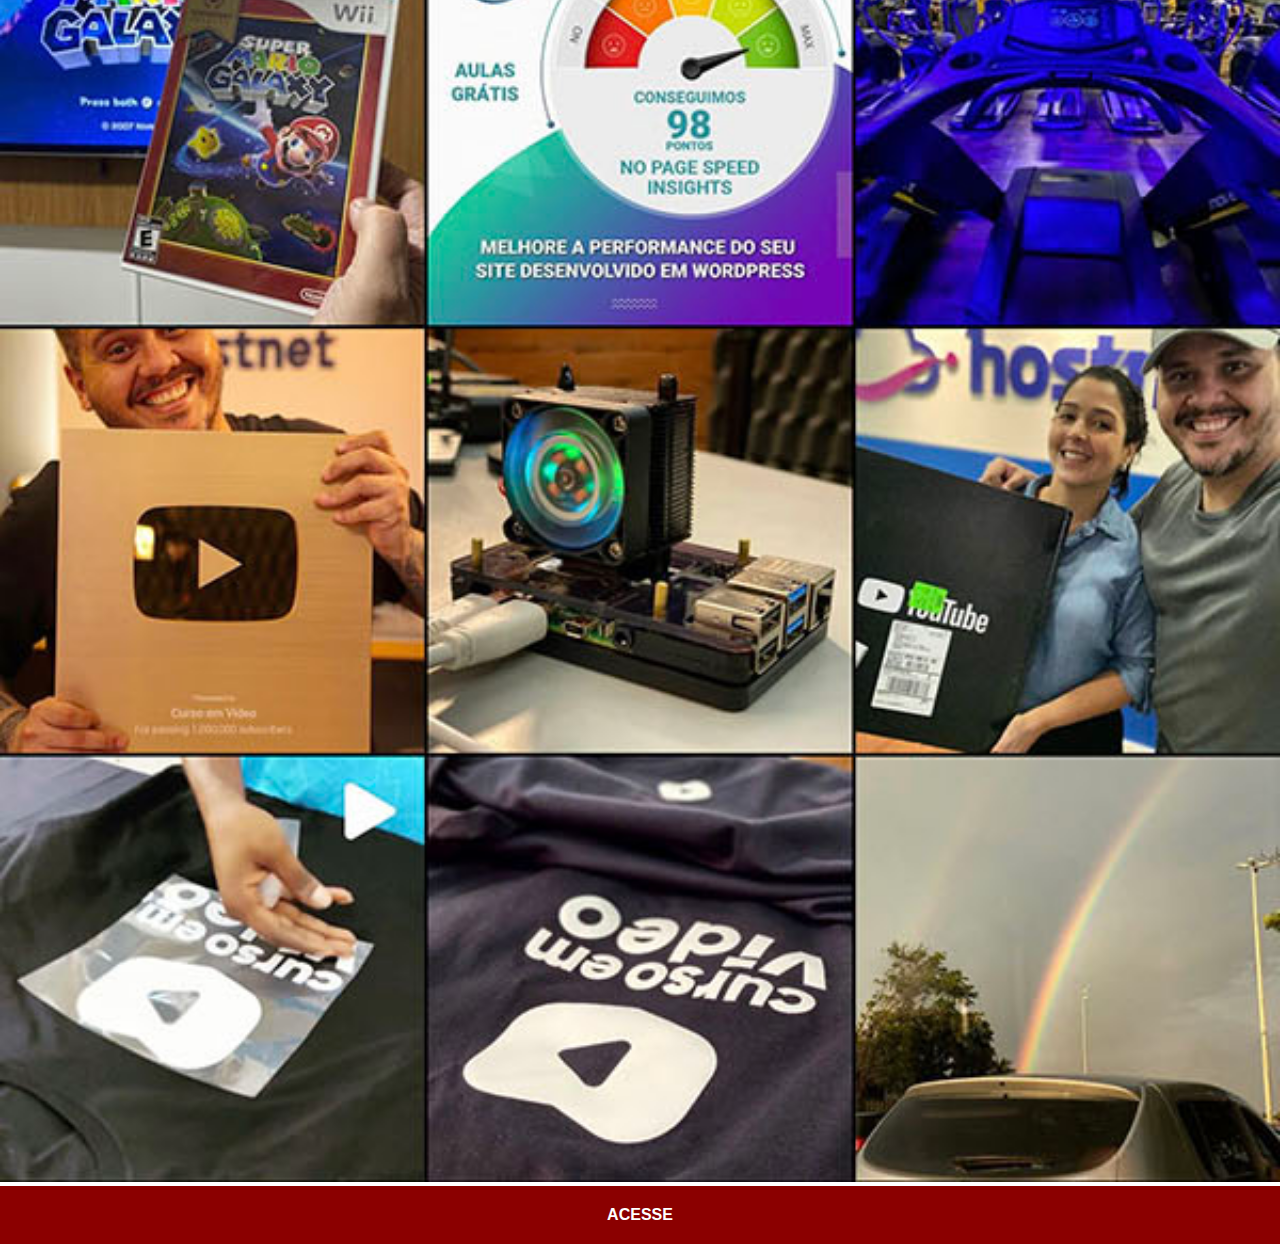
<file: instagram.html>
<!DOCTYPE html>
<html lang="pt-BR">
<head>
    <meta charset="UTF-8">
    <meta name="viewport" content="width=device-width, initial-scale=1.0">
    <title>Instagram</title>
    <link rel="stylesheet" href="estilos/social.css">
</head>
<body>
    <img src="imagens/tela-instagram.jpg" alt="Instagram">
    <a href="https://www.instagram.com/y0ung_dev/" target="_blank">ACESSE</a>
</body>
</html>
</file>
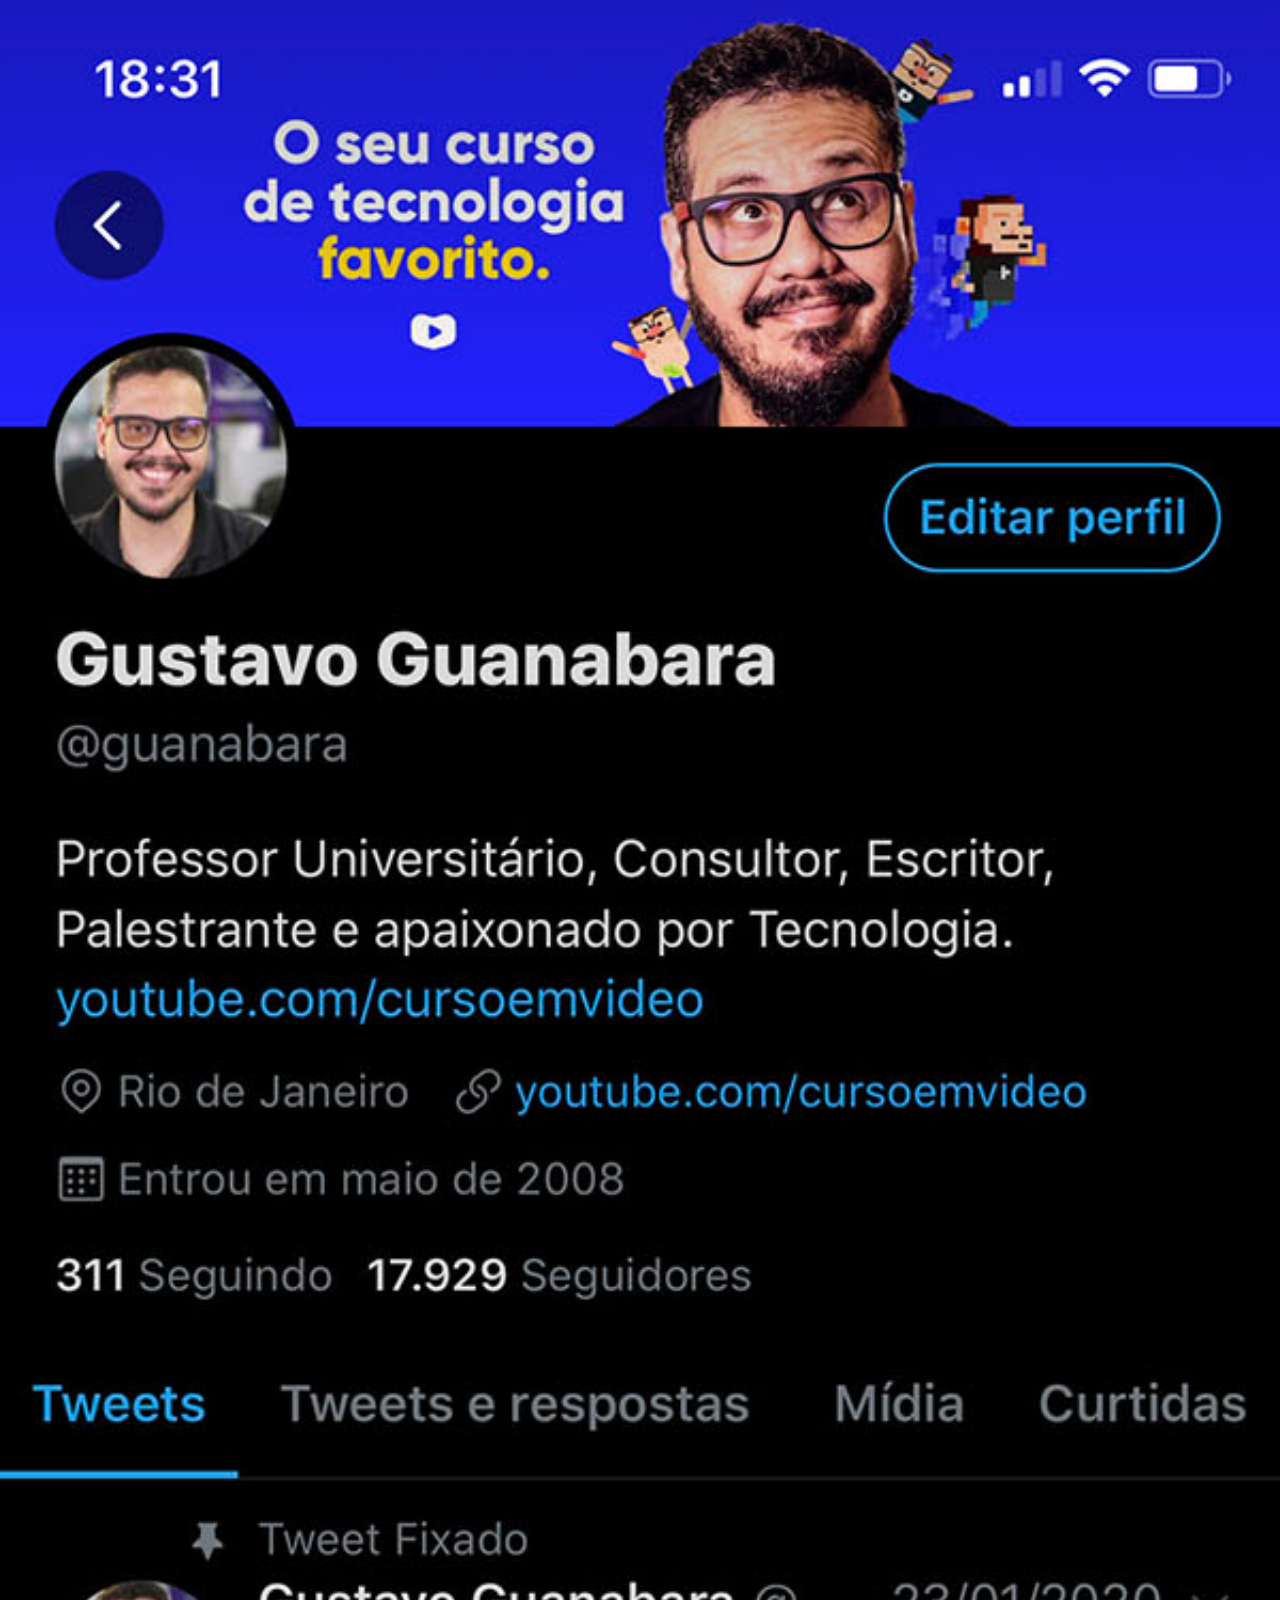
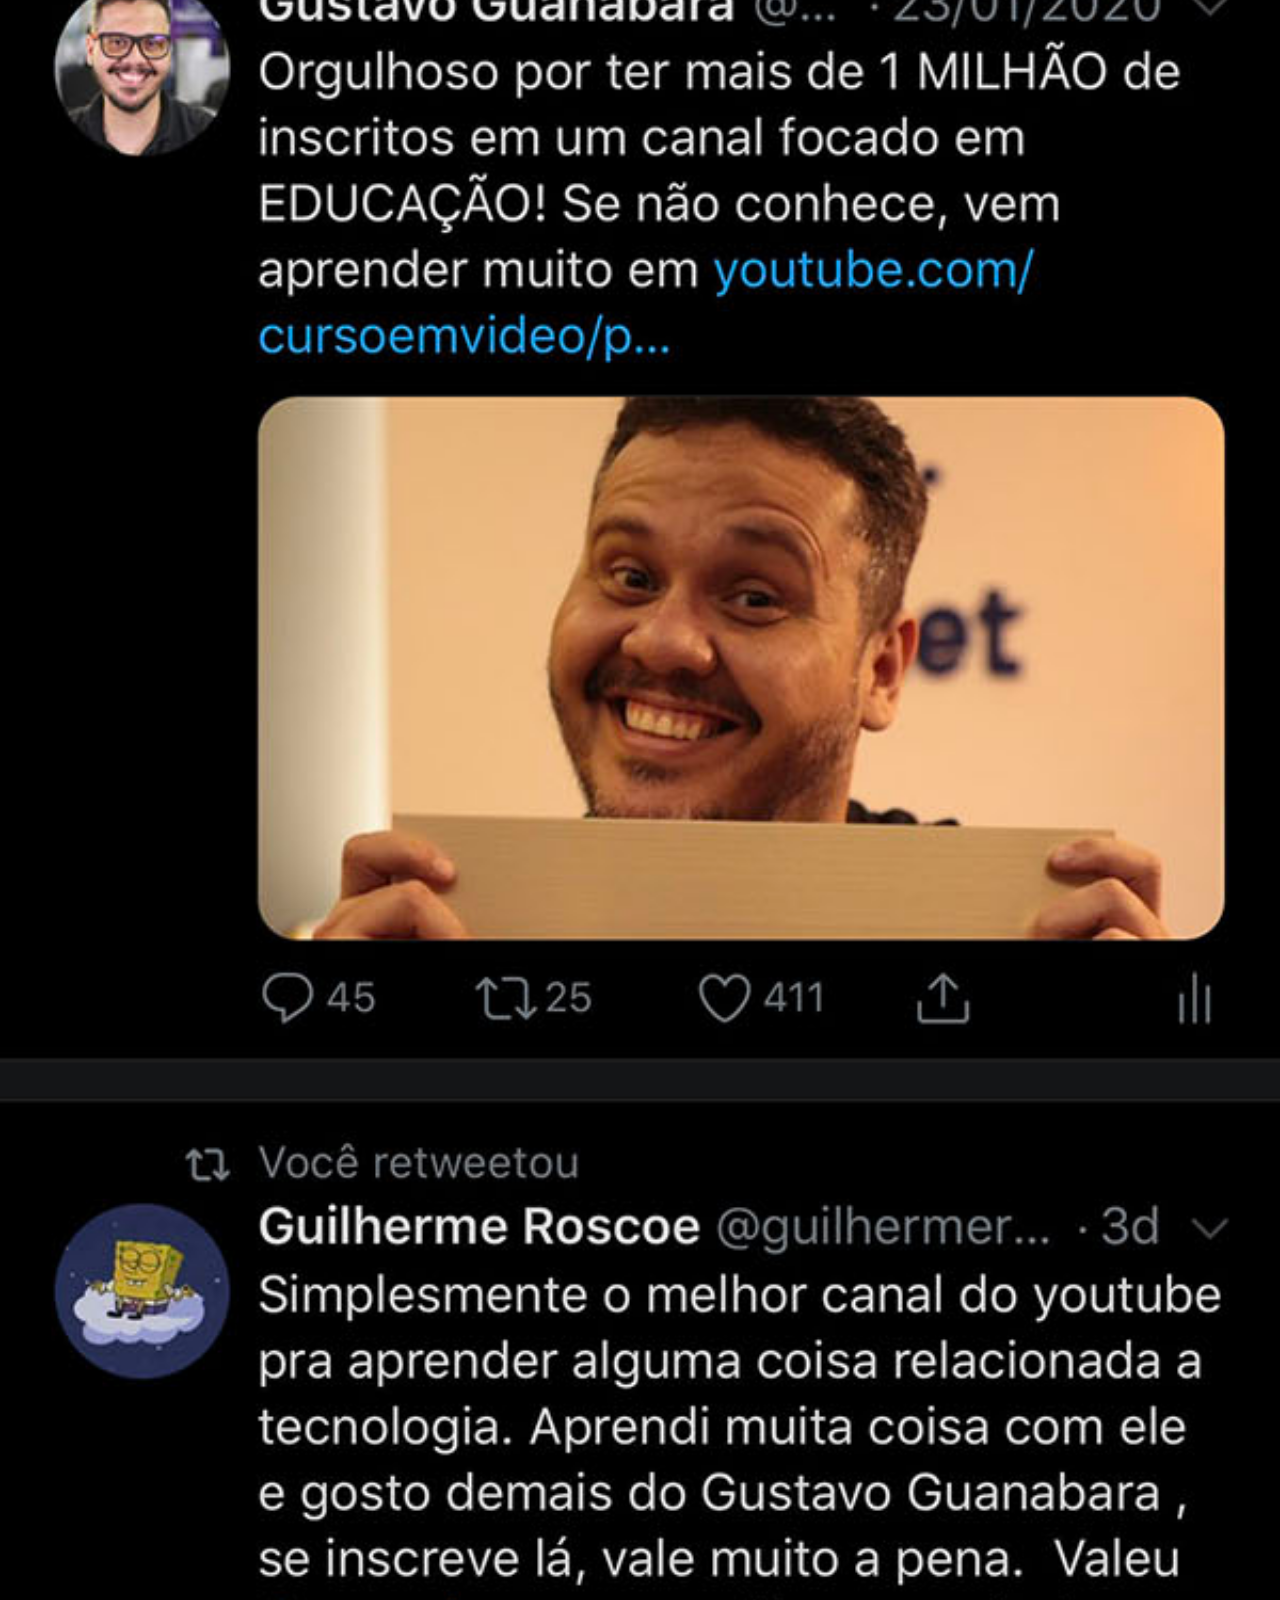
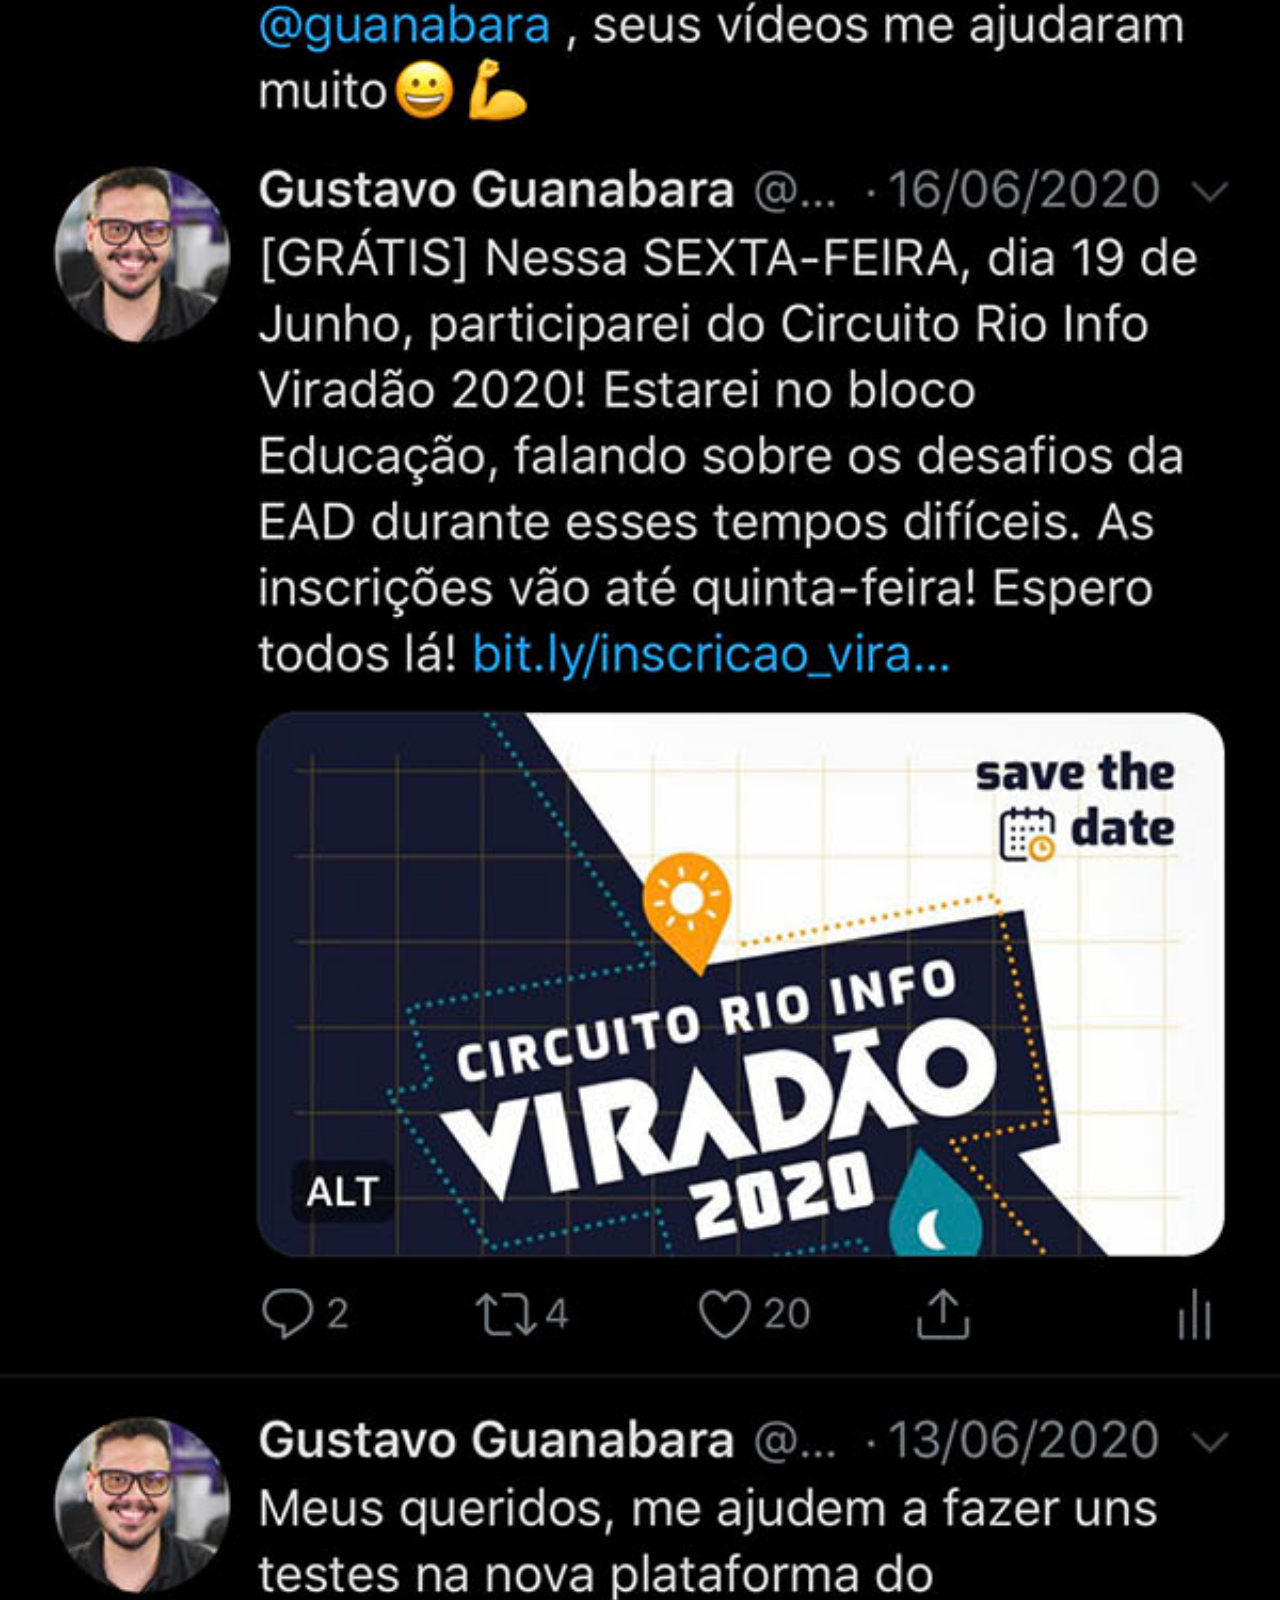
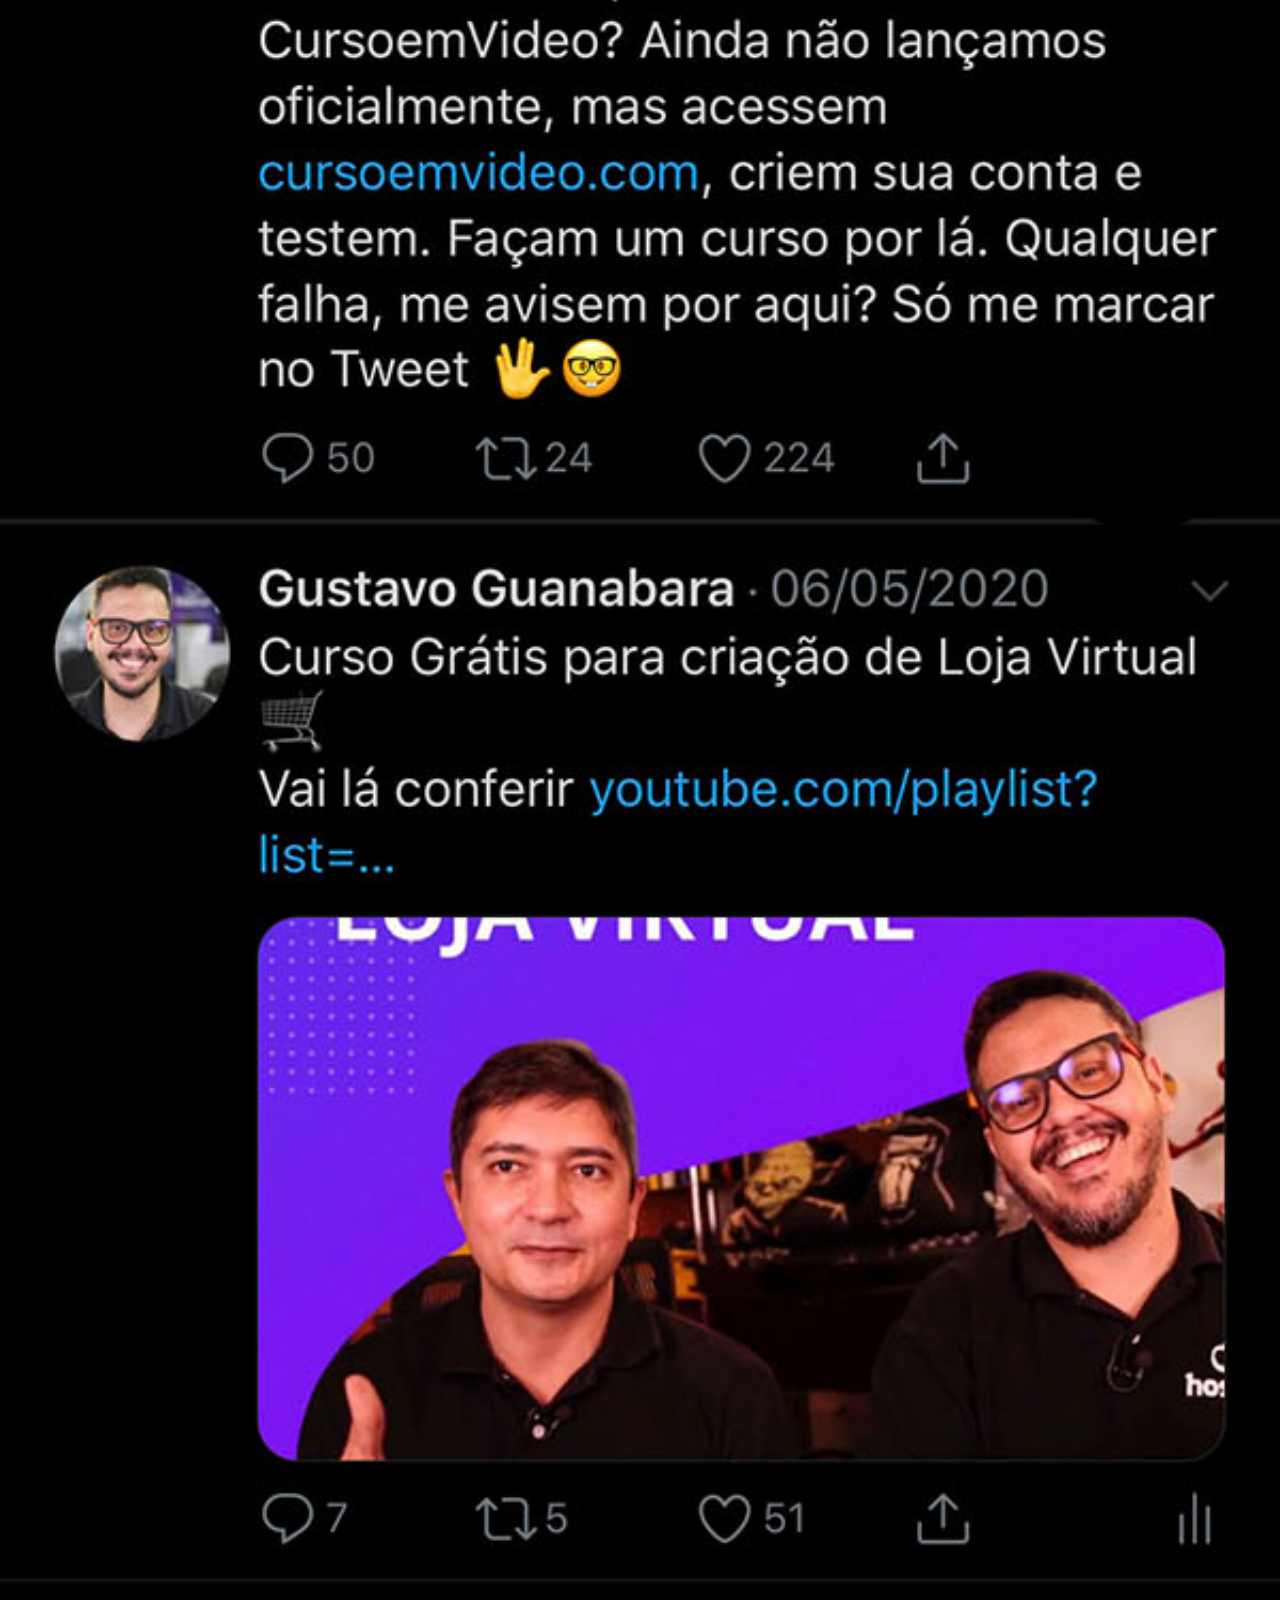
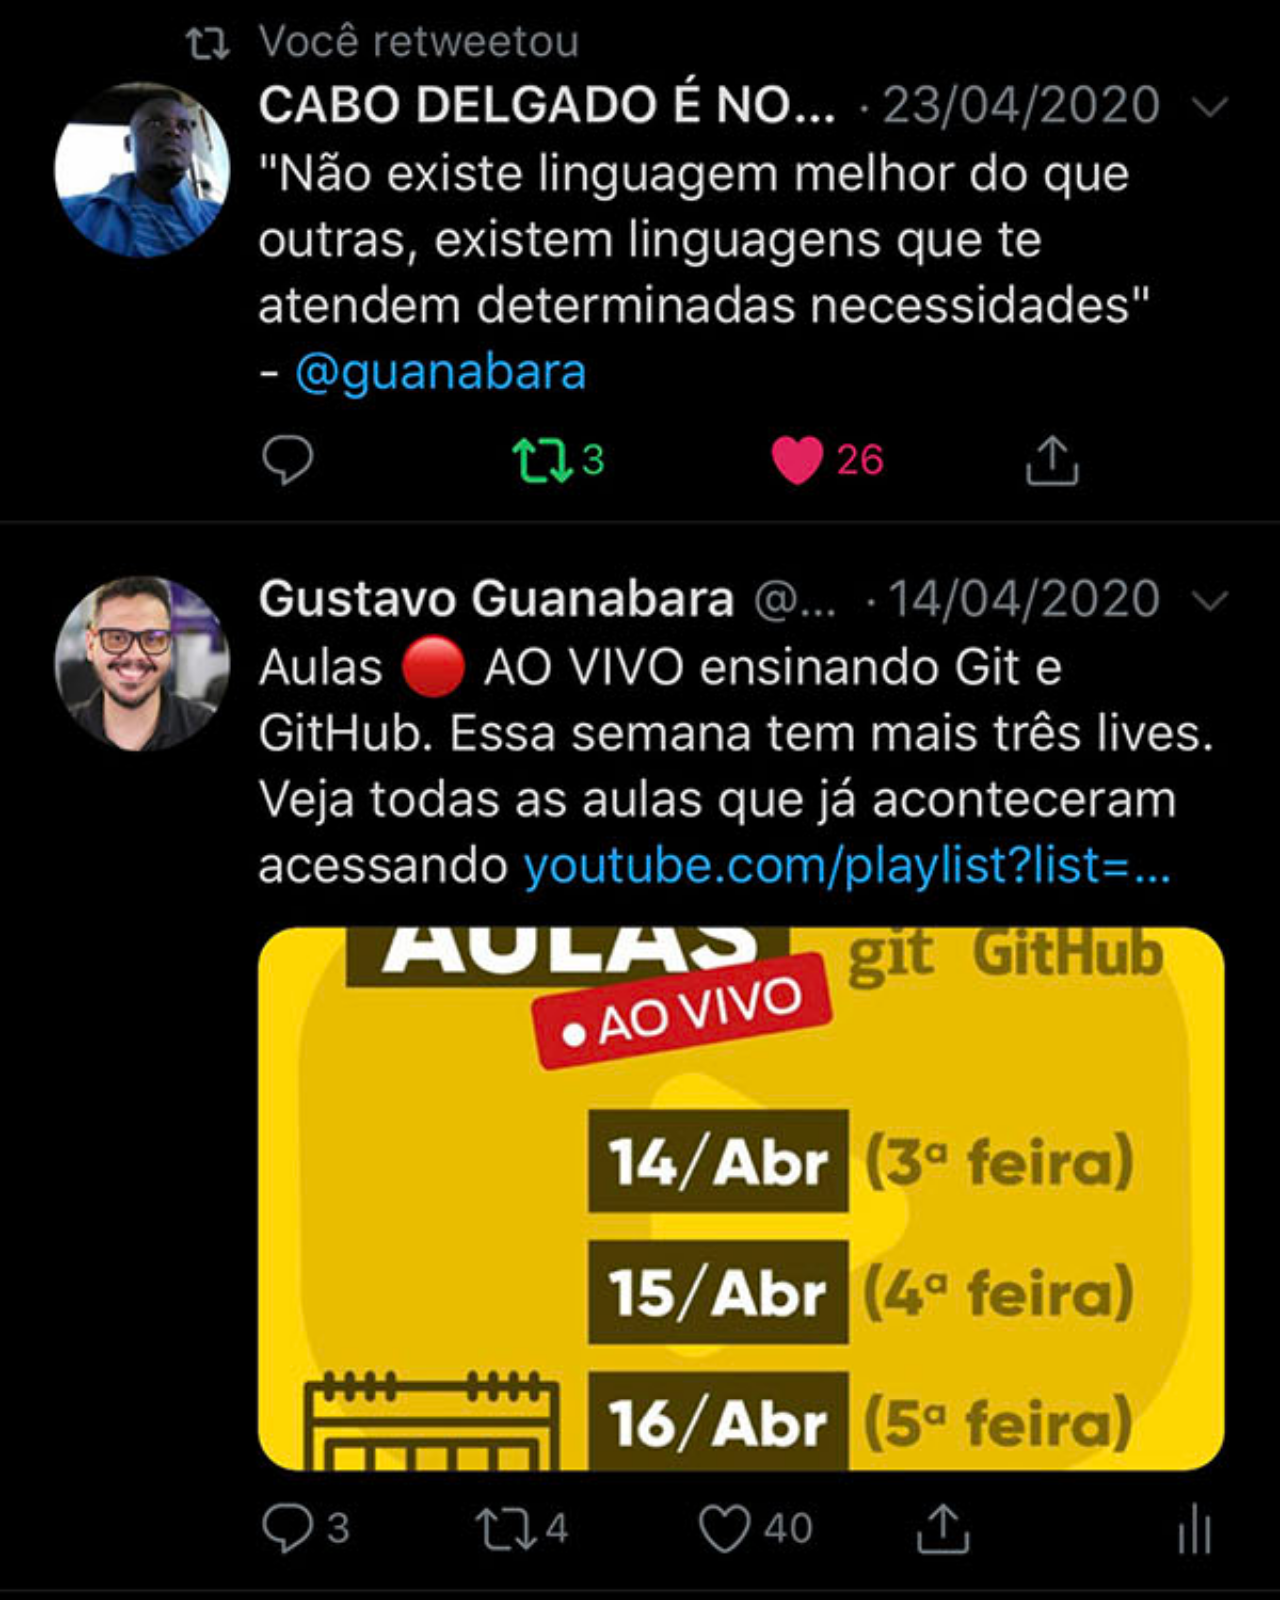
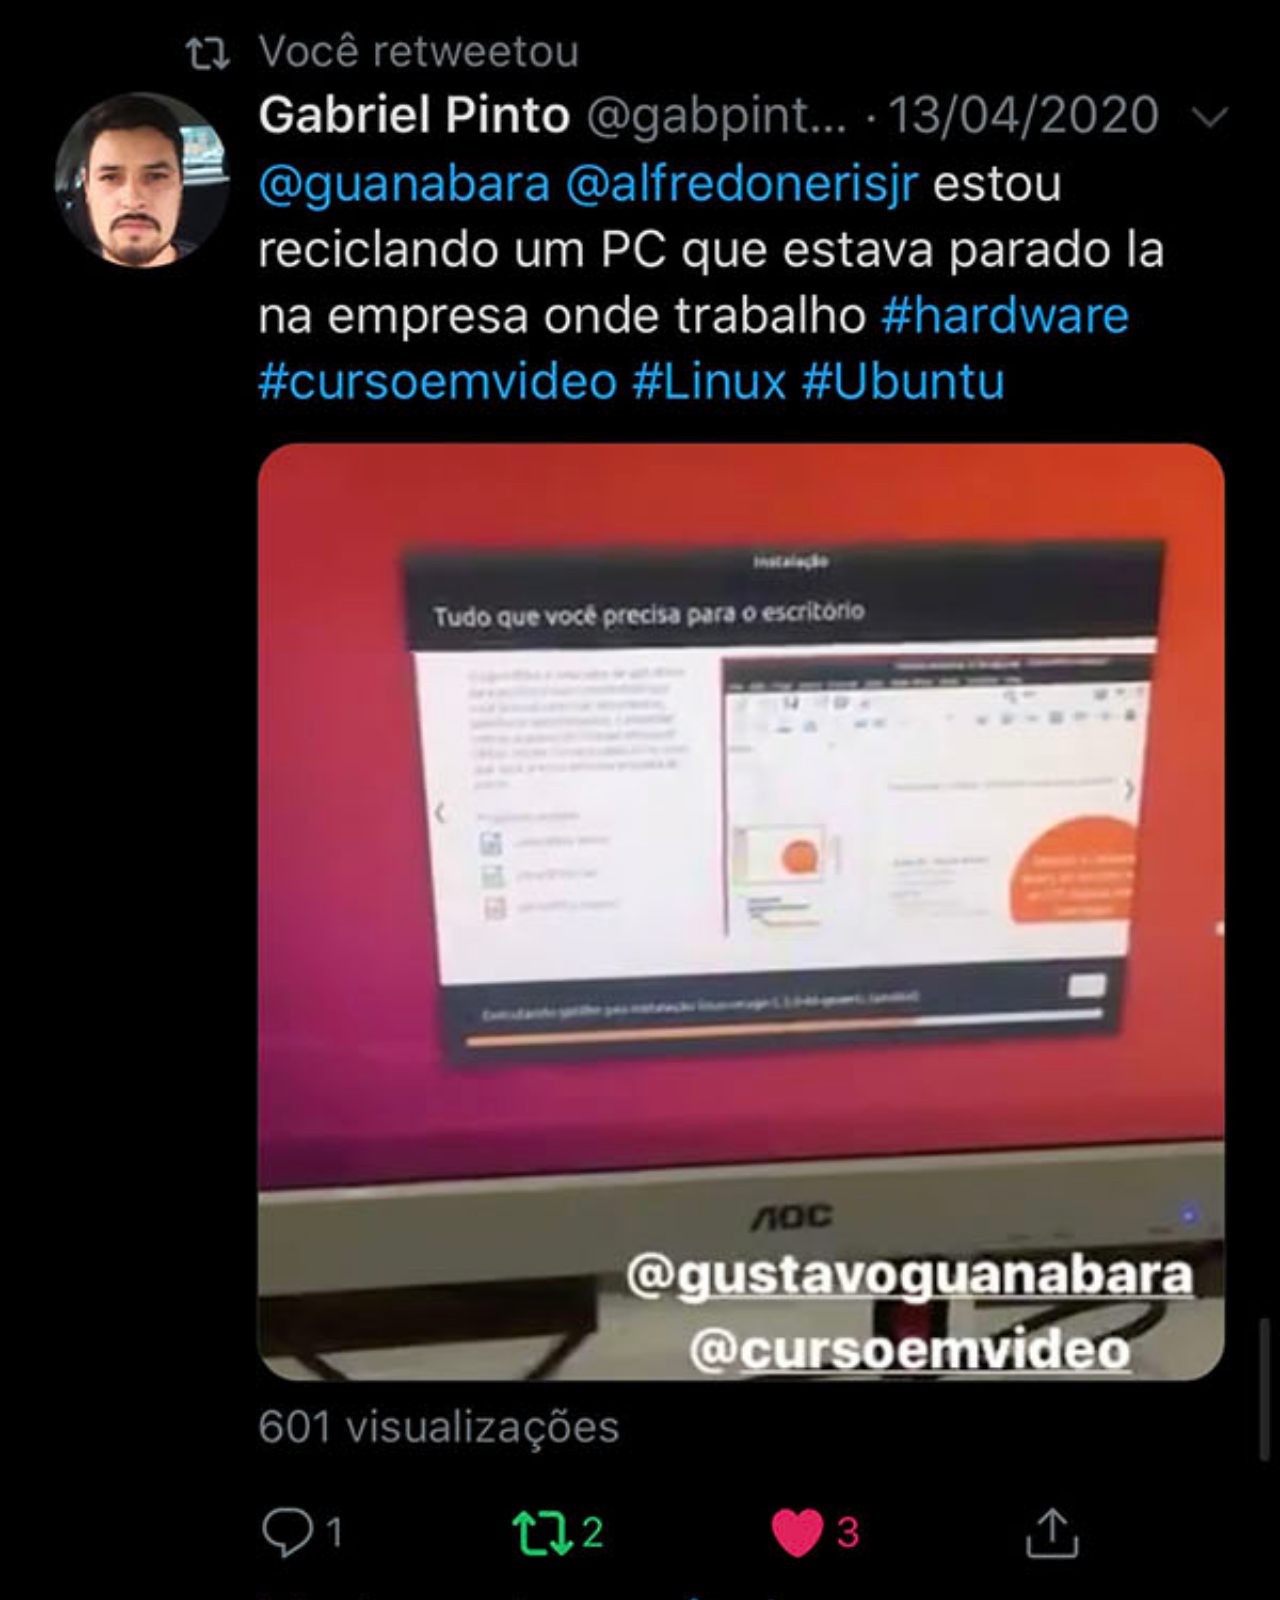
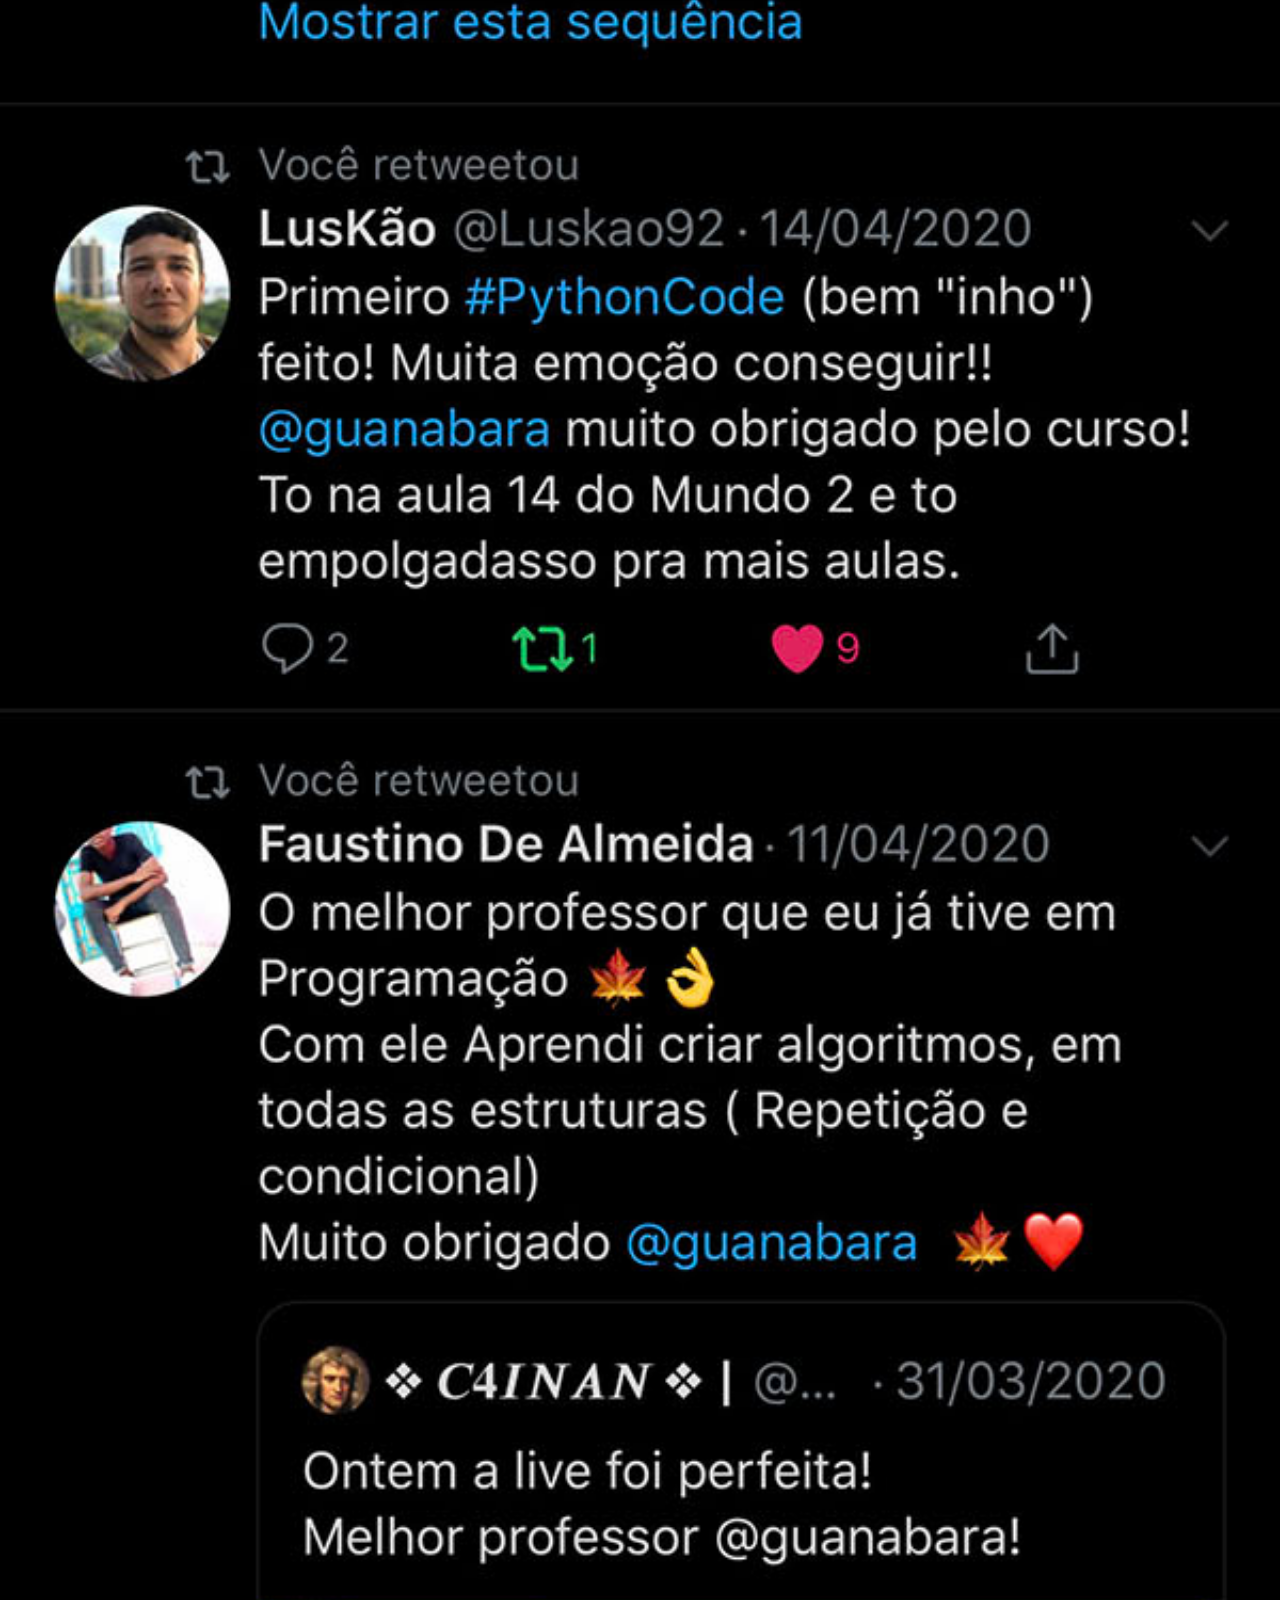
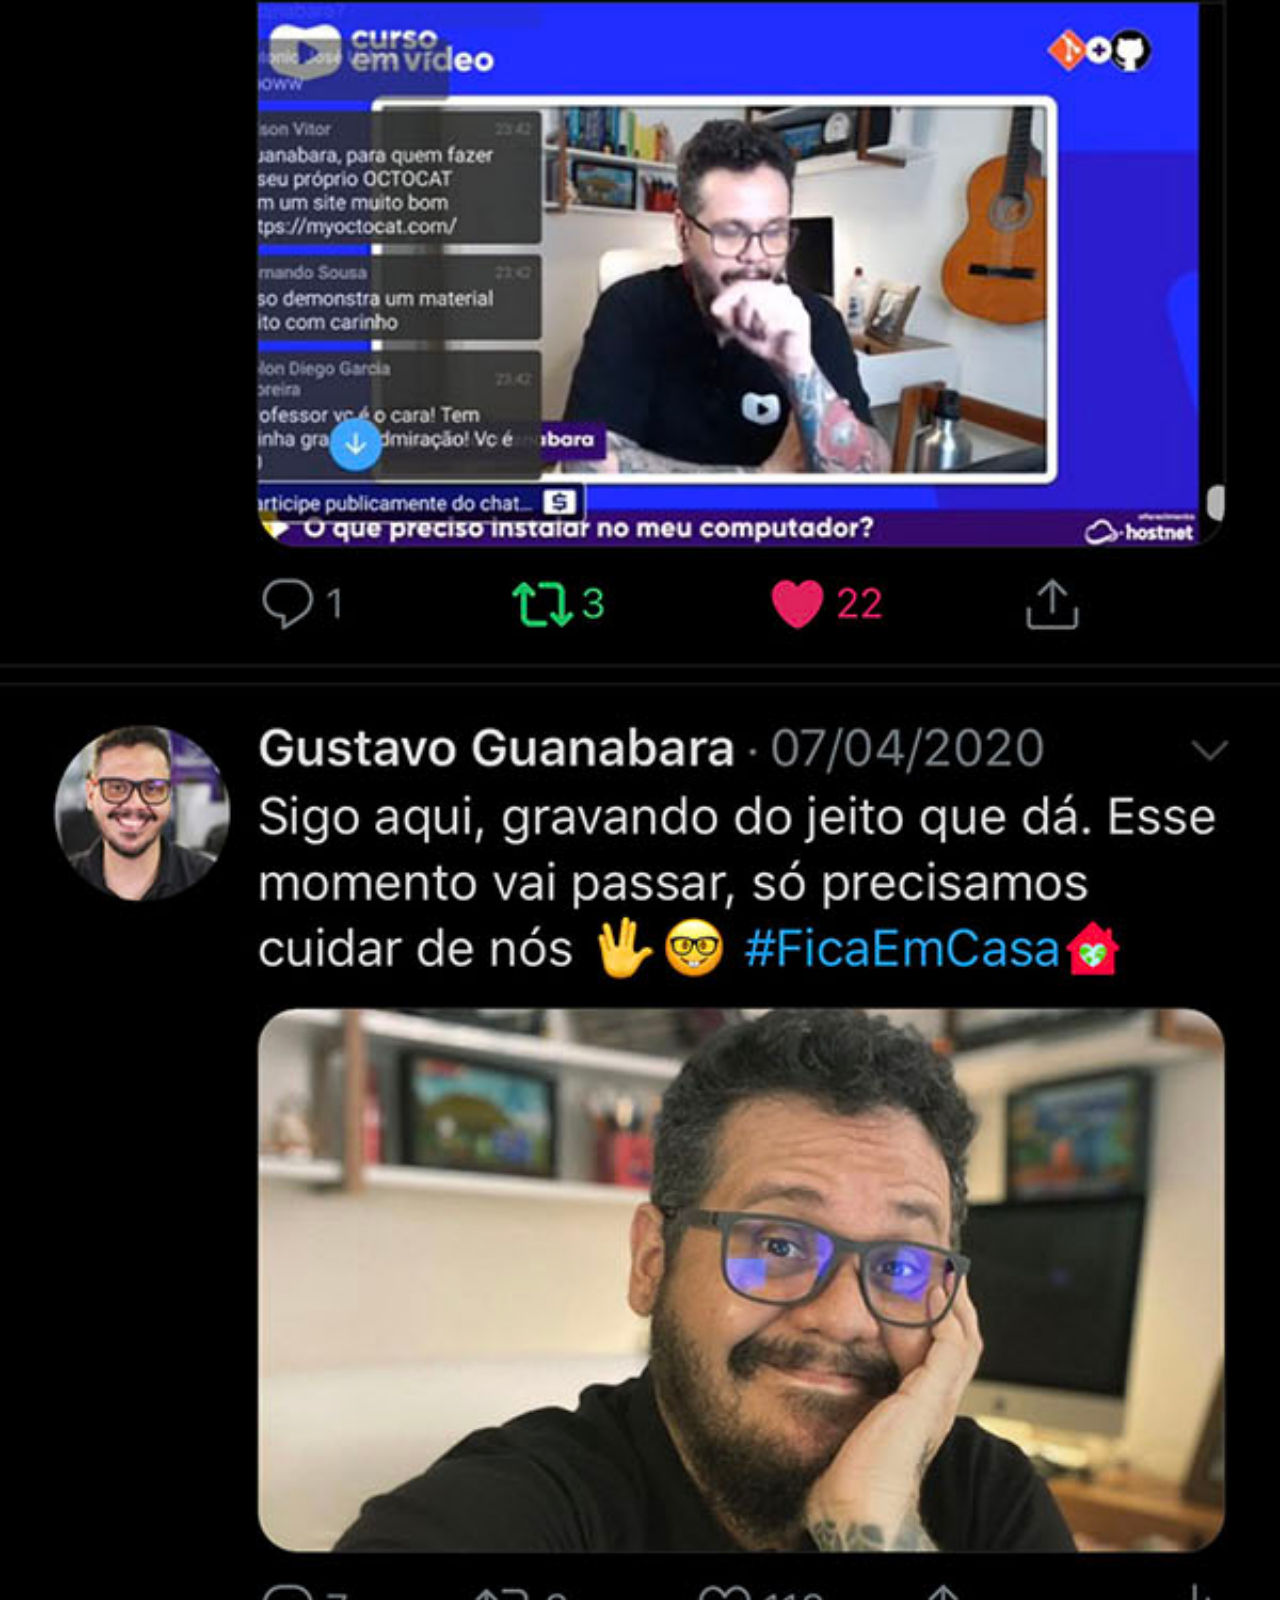
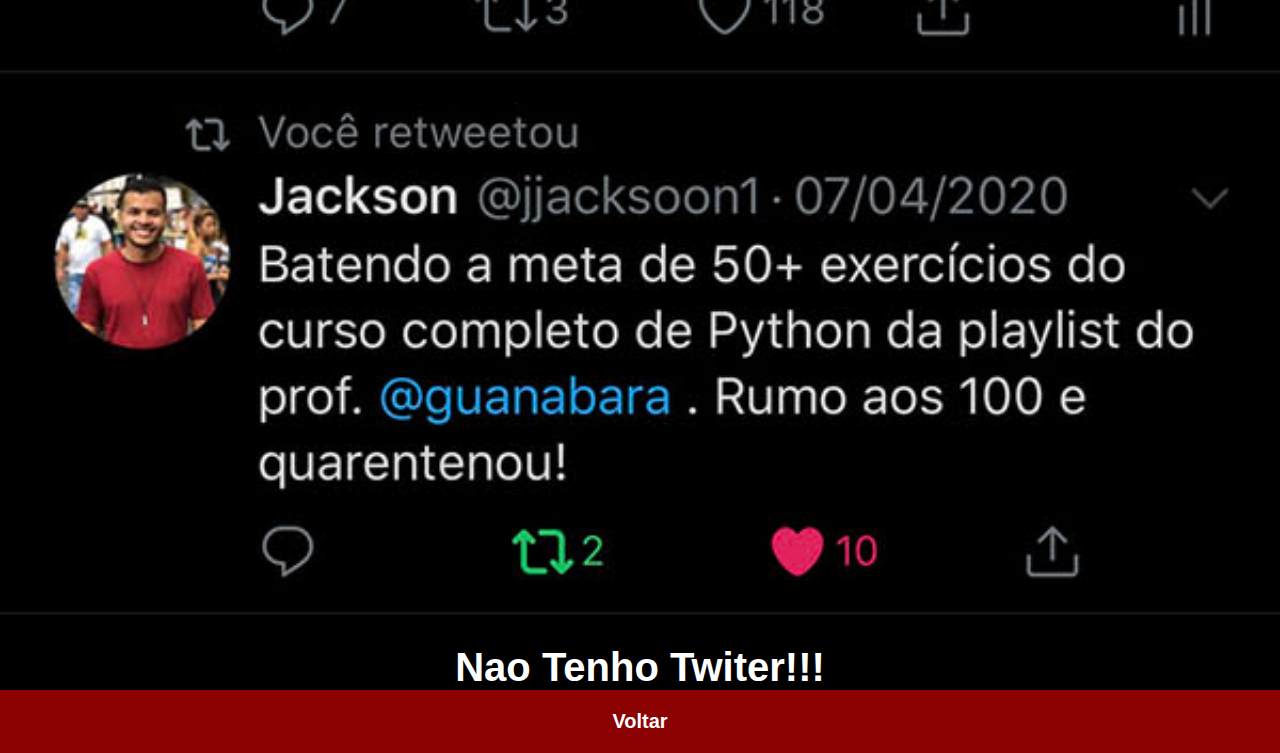
<file: twiter.html>
<!DOCTYPE html>
<html lang="pt-br">
<head>
    <meta charset="UTF-8">
    <meta name="viewport" content="width=device-width, initial-scale=1.0">
    <title>Twiter</title>
    <link rel="stylesheet" href="estilos/social.css">
    <style>
        body {
            background-color: black;
            color: white;
            font-size: 20px;
            margin: auto;
        }
        h1 {
            text-align: center;
            margin: auto;
        }
    </style>
</head>
<body>
    <img src="imagens/tela-twitter.jpg" alt="">
    <h1>Nao Tenho Twiter!!!</h1>
    <a href="home.html">Voltar</a>
</body>
</html>
</file>
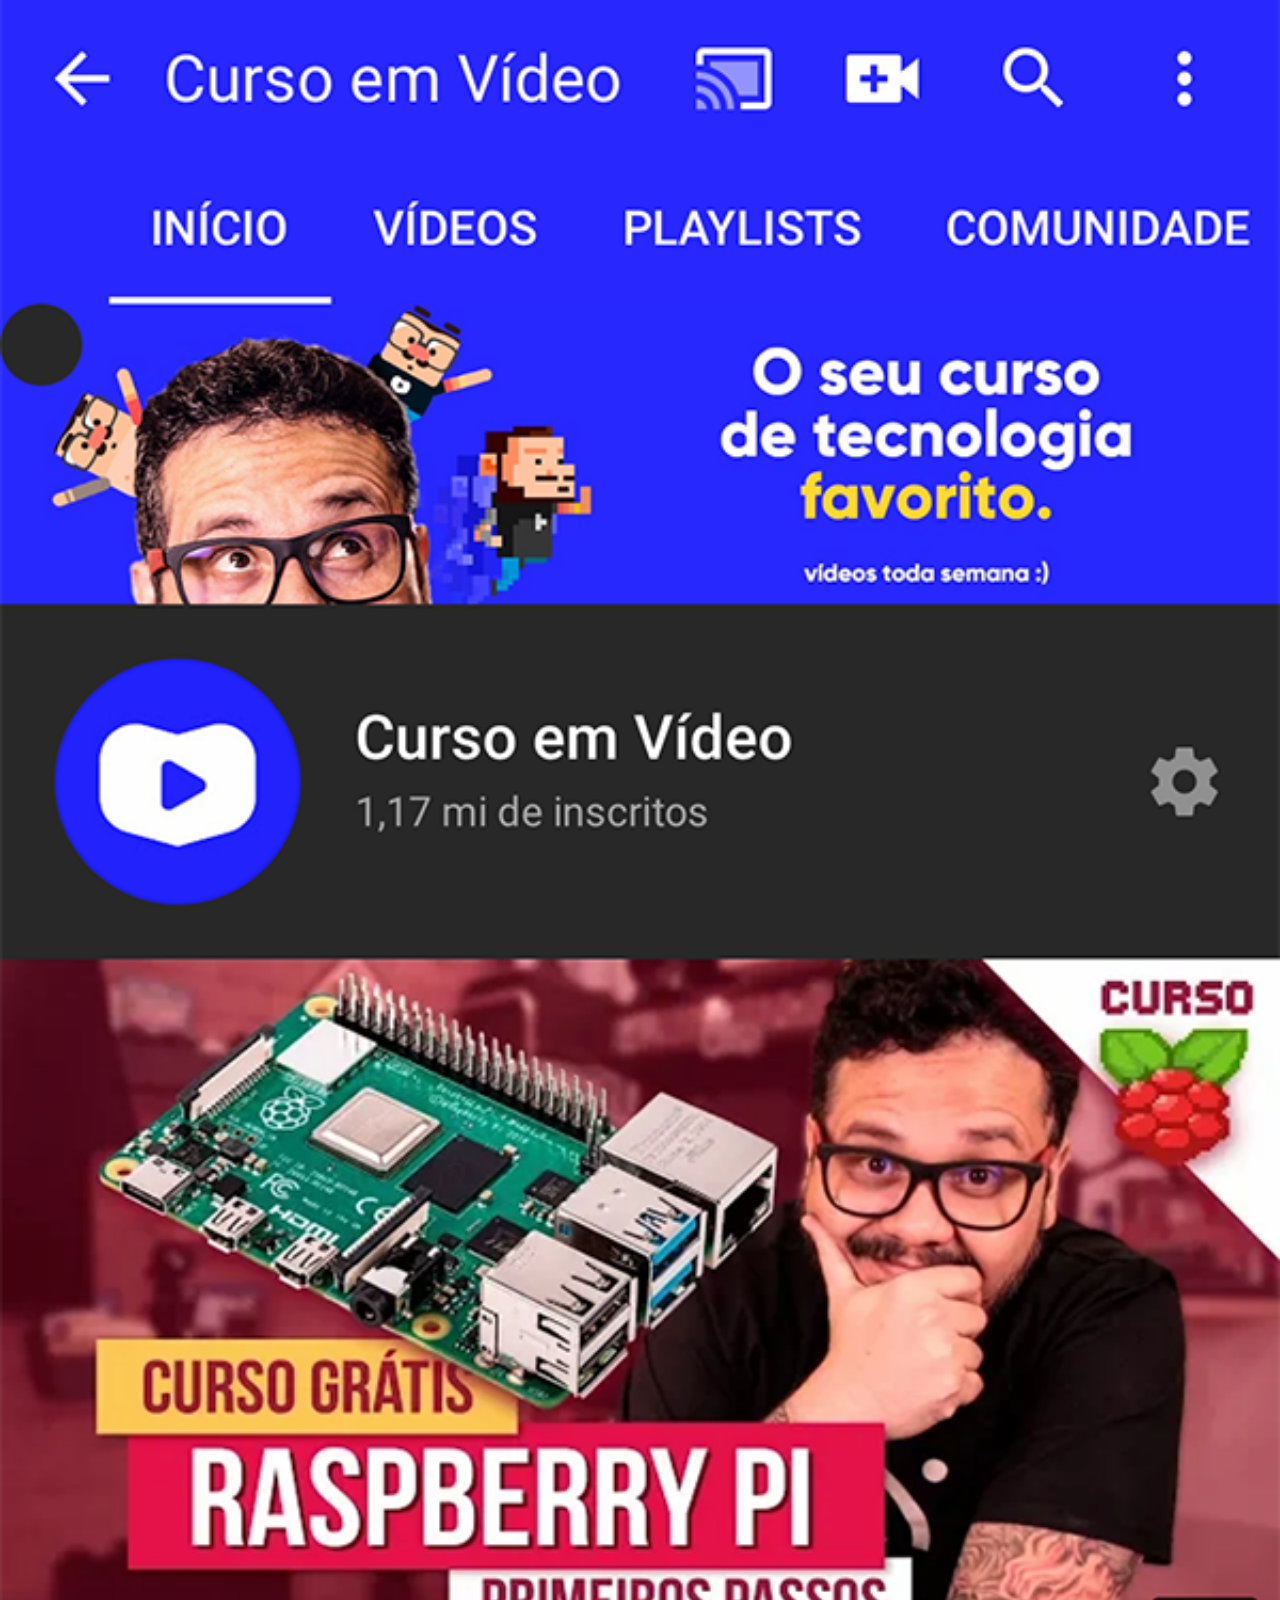
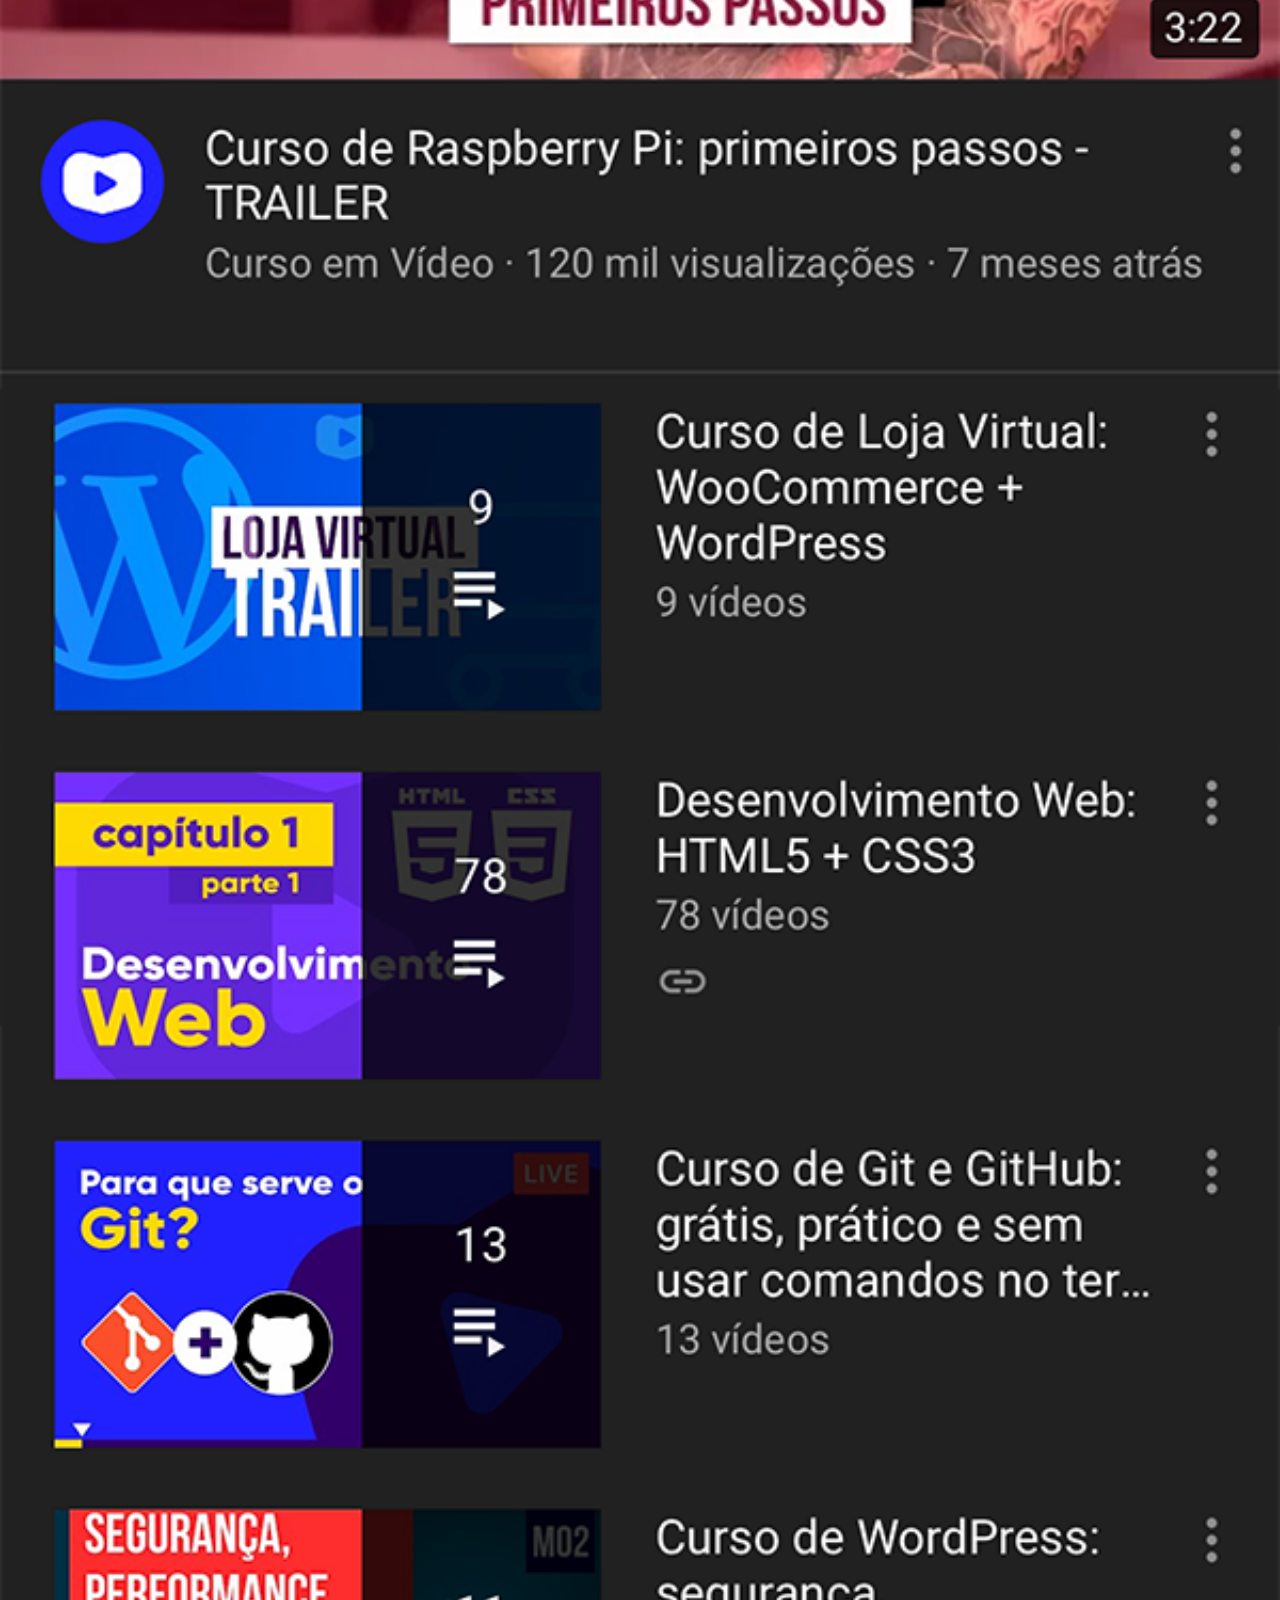
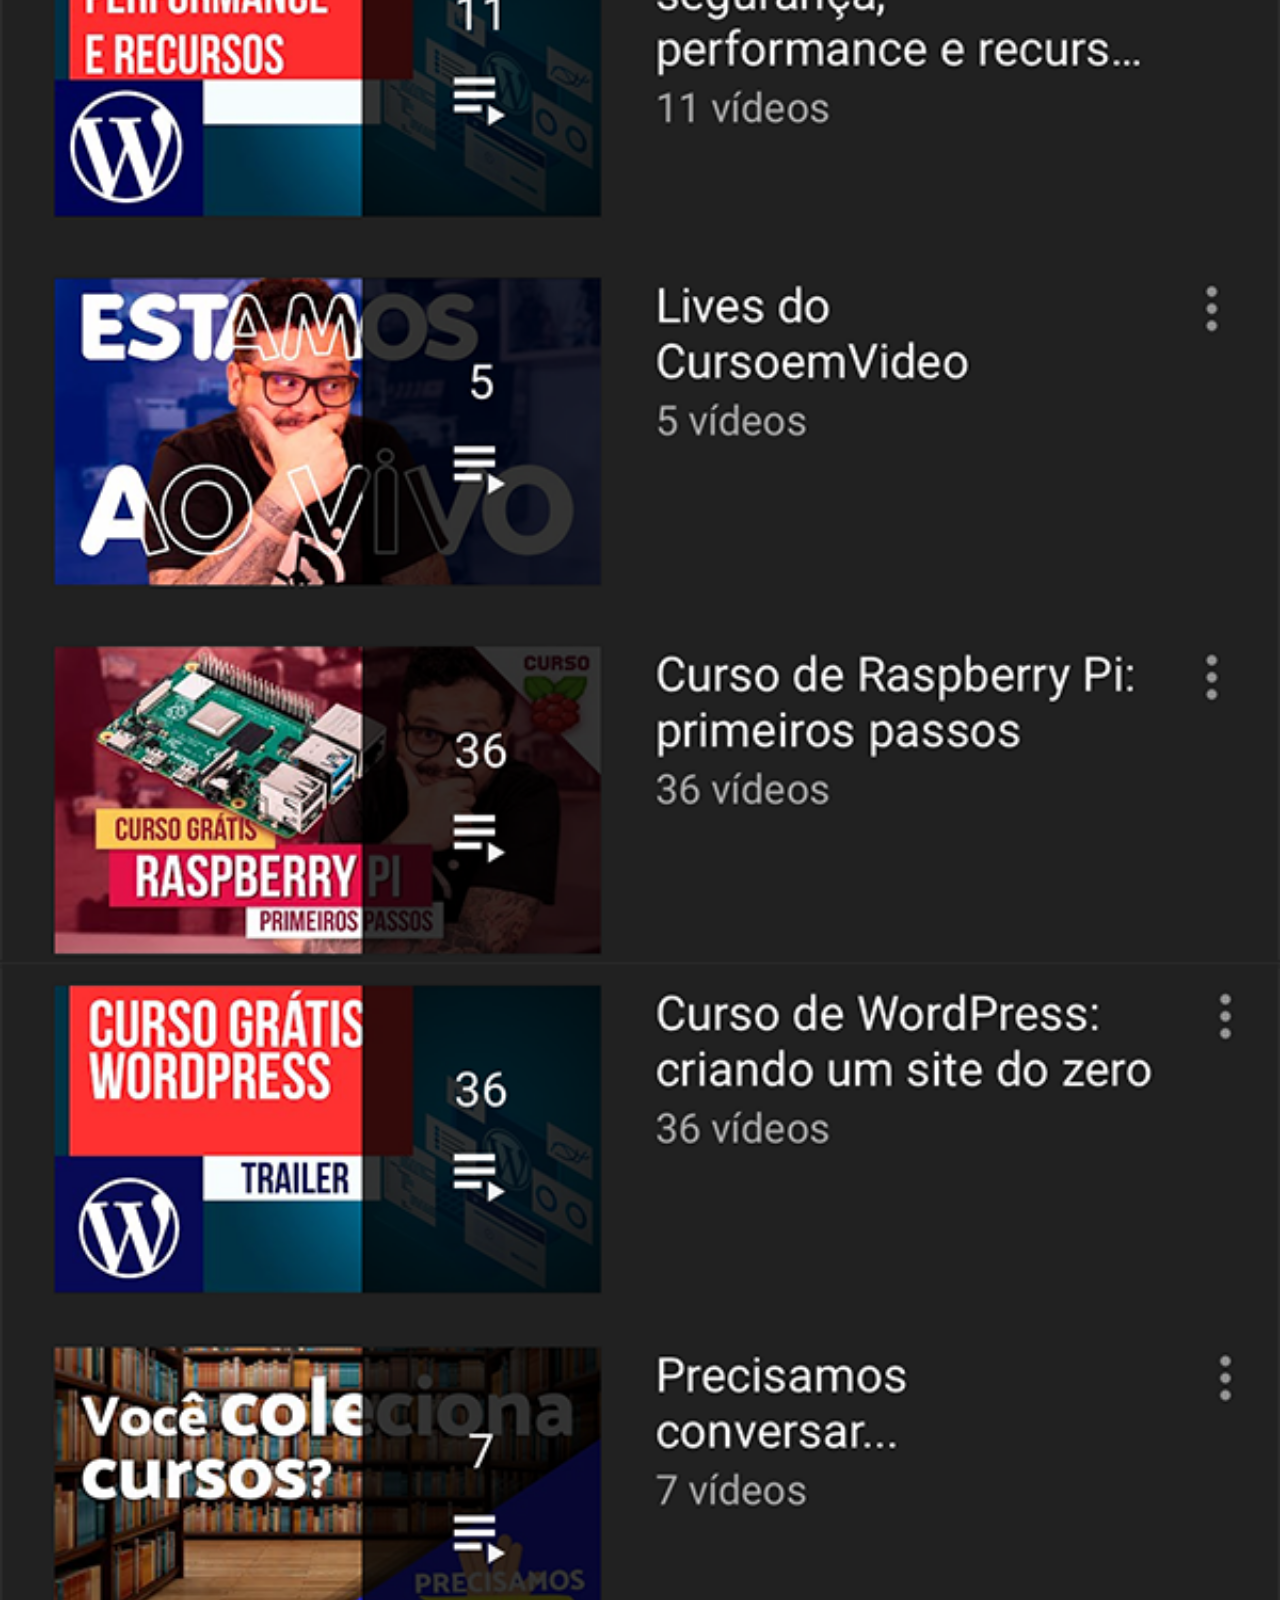
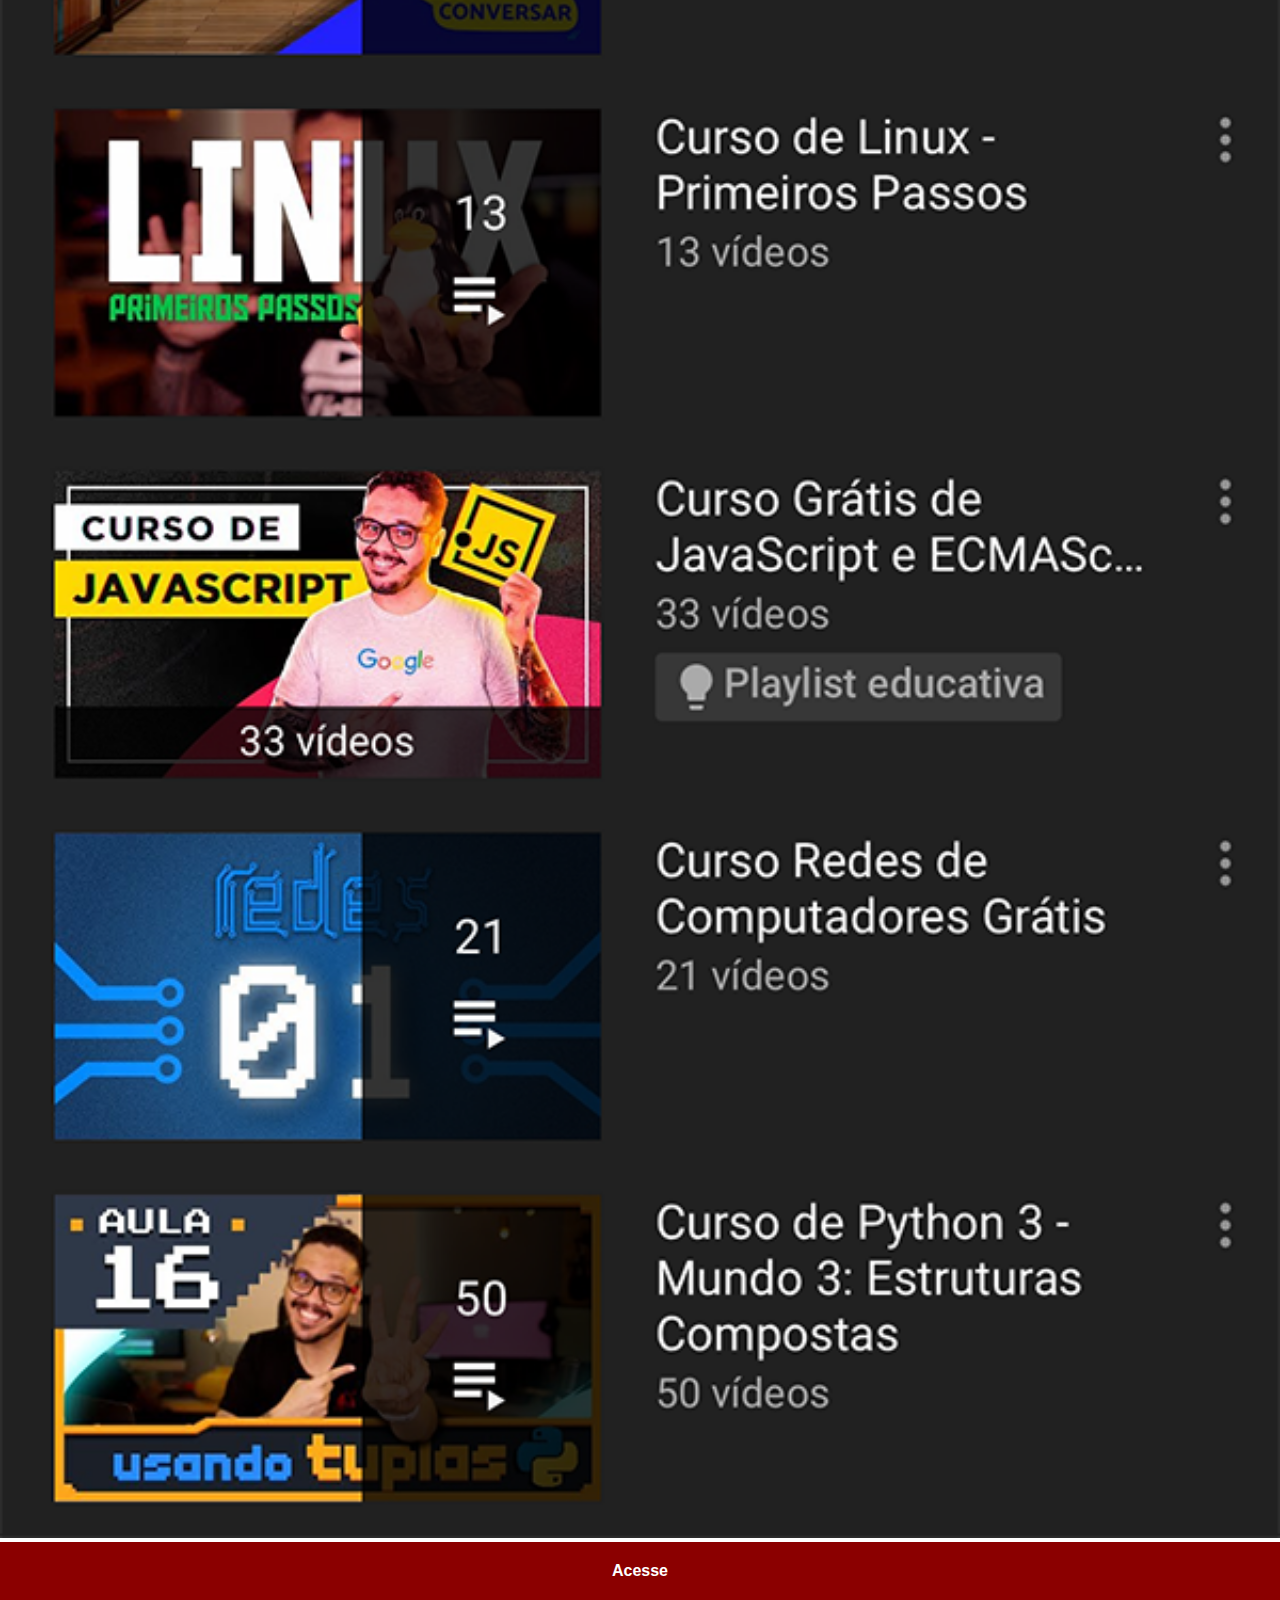
<file: youtube.html>
<!DOCTYPE html>
<html lang="pt-BR">
<head>
    <meta charset="UTF-8">
    <meta name="viewport" content="width=device-width, initial-scale=1.0">
    <title>Youtube</title>
    <style>
        *{
            margin: 0px;
            padding: 0px;
            font-family: Arial, Helvetica, sans-serif;
        }

        ::-webkit-scrollbar {
             width:0;
             height:0;
        }
img {
width: 100vw;
}
a {
display: block;
background-color: darkred;
padding: 20px;
text-align: center;
font-weight: bolder;
text-decoration: none;
color: white;
}
    </style>
</head>
<body>
    <img src="imagens/tela-youtube.png" alt="Youtube">
    <a href="https://www.youtube.com/@Socram_04" target="_blank">Acesse</a>
</body>
</html>
</file>
<file: estilos/style.css>
@charset "UTF-8";
* {
  margin: 0px;
  padding: 0px;
  font-family: Arial, Helvetica, sans-serif;
}

html,
body {
  height: 100vh;
  width: 100vw;
}
body {
  background: url(../imagens/fundo-madeira.jpg) no-repeat top center;
  background-size: cover;
  background-attachment: fixed;
}

main {
  position: relative;
  height: 100vh;
}

section#telefone {
  position: absolute;
  top: 50%;
  left: 50%;
  transform: translate(-50%, -50%);
  background:url(../imagens/frame-iphone.png) no-repeat;

  height: 627px;
  width: 311px;
}
iframe#tela {
  position: relative;
  top: 80px;
  left: 22px;
  width: 267px;
  height: 471px;
}
section#redes-sociais {
  text-align: right;
}
section#redes-sociais img {
  width: 50px;
  margin: 5px;
  border-radius: 50%;
  box-shadow: 2px 2px 5px black;
  box-sizing: border-box;
}
section#redes-sociais img:hover {
  border: 2px solid rgba(255, 255, 255, 0.877);
  transform: translate(-3px, -3px);
  box-shadow: 5px 5px 10px rgba(0, 0, 0, 0.651);
  transition: transform 0.3s, border 0.3s;
}
</file>
<file: estilos/social.css>
@charset "UTF-8";
   *{
            margin: 0px;
            padding: 0px;
            font-family: Arial, Helvetica, sans-serif;
        }

        ::-webkit-scrollbar {
             width:0;
             height:0;
        }
        a:hover {
            background-color: red;
        }
img {
width: 100vw;
}
a {
display: block;
background-color: darkred;
padding: 20px;
text-align: center;
font-weight: bolder;
text-decoration: none;
color: white;
}
</file>
